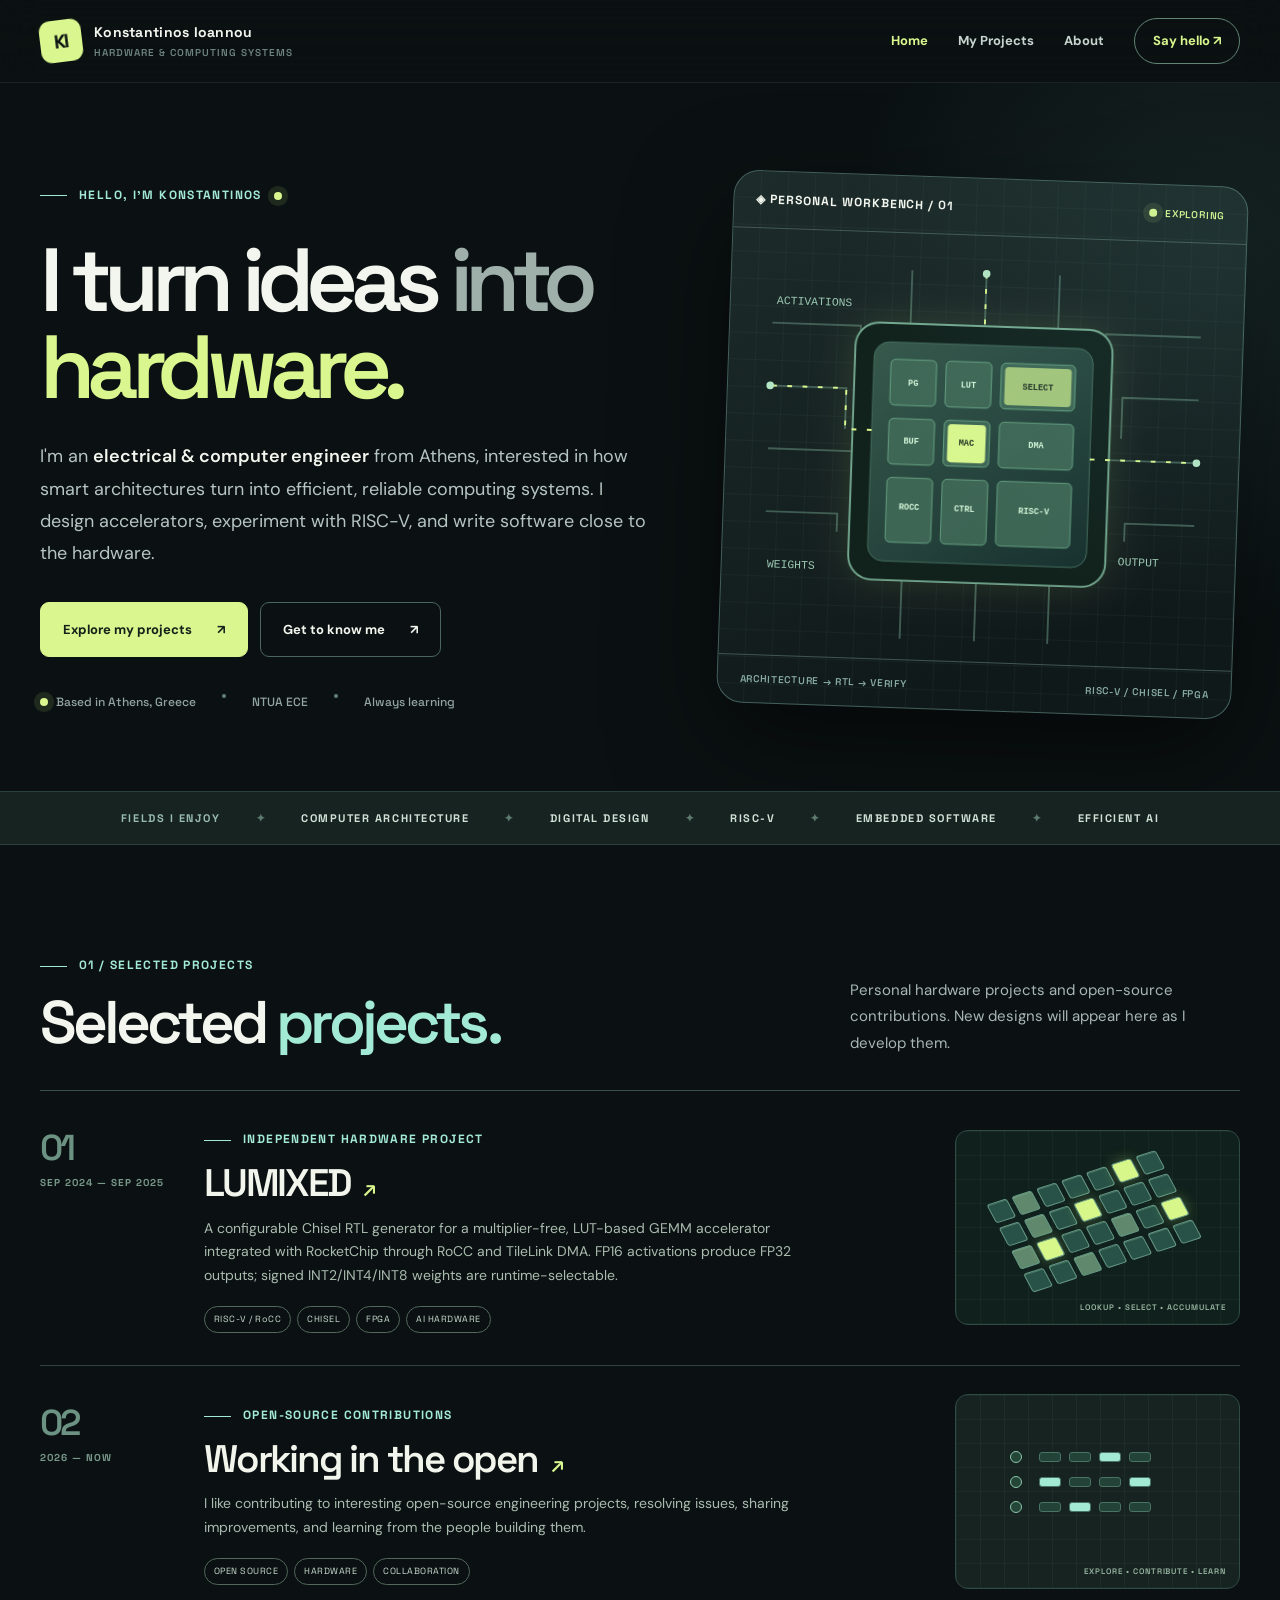
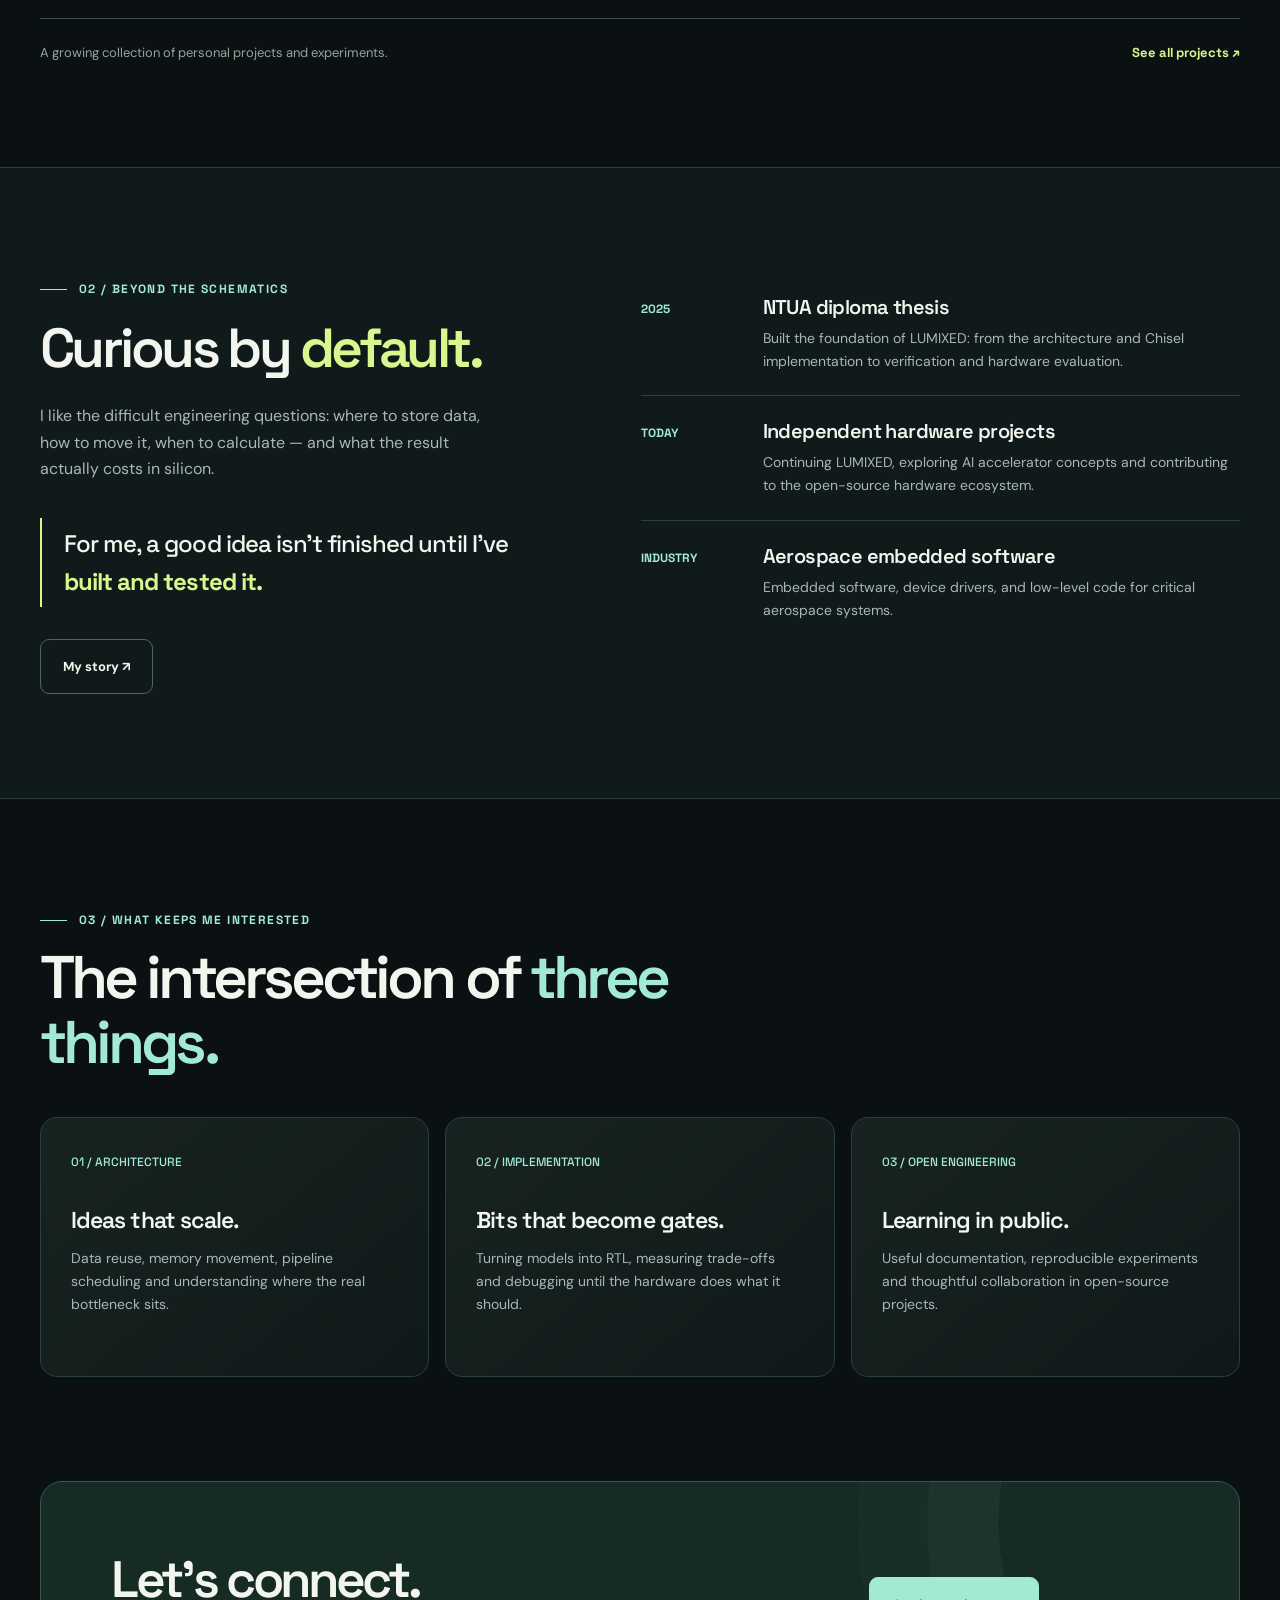
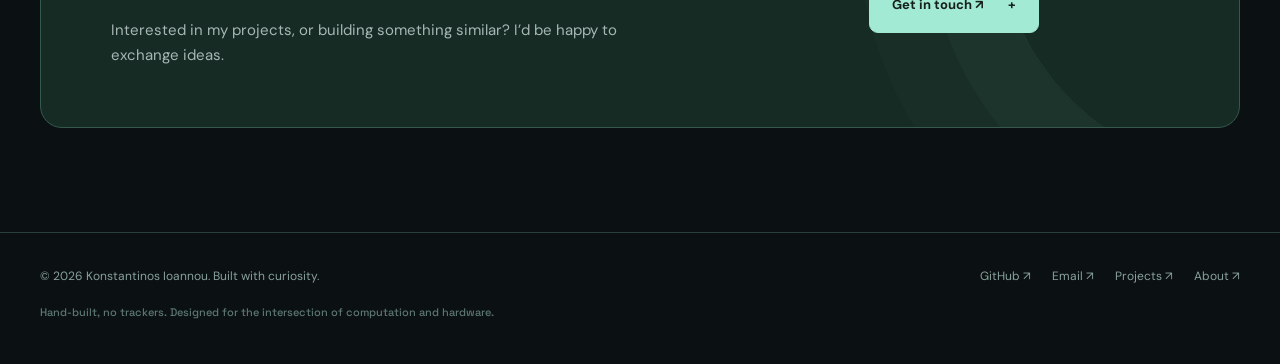
<file: index.html>
<!DOCTYPE html>
<html lang="en"><head><meta charset="utf-8"/><meta content="width=device-width,initial-scale=1" name="viewport"/><meta content="#0b1112" name="theme-color"/><meta content="dark" name="color-scheme"/><meta content="website" property="og:type"/><meta content="Konstantinos Ioannou | Hardware Engineer" property="og:site_name"/><meta content="https://ioannoukon.github.io/favicon.svg" property="og:image"/><link href="favicon.svg" rel="icon" type="image/svg+xml"/><link href="style.css?v=5222772d5a03" rel="stylesheet"/><meta content="Personal portfolio of Konstantinos Ioannou, hardware-minded engineer working on RISC-V, FPGA, AI accelerators and embedded software." name="description"/><title>Konstantinos Ioannou — Hardware, RISC-V &amp; AI Accelerators</title></head><body><a class="skip-link" href="#main-content">Skip to content</a><header class="site-header"><div class="container nav"><a aria-label="Konstantinos Ioannou, homepage" class="brand" href="index.html"><span class="brand-mark">KI</span><span class="brand-copy"><strong>Konstantinos Ioannou</strong><small>Hardware &amp; Computing Systems</small></span></a><button aria-controls="primary-navigation" aria-expanded="false" aria-label="Toggle navigation" class="menu-toggle">☰</button><nav aria-label="Main navigation" class="nav-links" id="primary-navigation"><a href="index.html" aria-current="page">Home</a><a href="projects.html">My Projects</a><a href="about.html">About</a><a class="nav-cta" href="index.html#contact">Say hello ↗</a></nav></div></header><main id="main-content"><section class="hero"><div class="container hero-layout"><div><div class="eyebrow">Hello, I'm Konstantinos <span class="spot"></span></div><h1>I turn ideas <span class="quiet">into</span> <em>hardware.</em></h1><p class="hero-intro">I'm an <strong>electrical &amp; computer engineer</strong> from Athens, interested in how smart architectures turn into efficient, reliable computing systems. I design accelerators, experiment with RISC-V, and write software close to the hardware.</p><div class="actions"><a class="btn btn-lime" href="projects.html">Explore my projects <span>↗</span></a><a class="btn btn-outline" href="about.html">Get to know me <span>↗</span></a></div><div class="hero-facts"><span><i class="spot"></i> Based in Athens, Greece</span><span class="sep"></span><span>NTUA ECE</span><span class="sep"></span><span>Always learning</span></div></div><div aria-label="Illustrative hardware datapath artwork" class="lab-card"><div class="lab-head"><strong>◈ PERSONAL WORKBENCH / 01</strong><span><i class="spot"></i> EXPLORING</span></div><div class="lab-body"><div class="lab-graphic"><svg aria-label="Abstract chip with activation, lookup and accumulation stages" role="img" viewbox="0 0 480 400"><defs><lineargradient id="tile" x1="0" x2="1" y1="0" y2="1"><stop stop-color="#36594c"></stop><stop offset="1" stop-color="#17302e"></stop></lineargradient></defs><g fill="none" opacity=".65" stroke="#587e6f" stroke-width="2"><path d="M15 68H108V113M15 134H95V177M15 200H108V240M15 266H90V285M465 68H365V116M465 134H385V177M465 200H364V240M465 266H392V285"></path><path d="M160 8V65M238 8V65M315 8V65M160 330v65M238 330v65M315 330v65"></path></g><g class="die-glow"><rect fill="#11211c" height="270" rx="25" stroke="#74a990" stroke-width="2" width="270" x="103" y="64"></rect><rect fill="url(#tile)" height="230" rx="16" stroke="#466f5e" width="230" x="123" y="84"></rect><g fill="#416a58" opacity=".9" stroke="#85cfa4" stroke-width=".7"><rect height="48" rx="5" width="48" x="141" y="102"></rect><rect height="48" rx="5" width="48" x="199" y="102"></rect><rect height="48" rx="5" width="78" x="257" y="102"></rect><rect height="48" rx="5" width="48" x="141" y="164"></rect><rect height="48" rx="5" width="48" x="199" y="164"></rect><rect height="48" rx="5" width="78" x="257" y="164"></rect><rect height="68" rx="5" width="48" x="141" y="226"></rect><rect height="68" rx="5" width="48" x="199" y="226"></rect><rect height="68" rx="5" width="78" x="257" y="226"></rect></g><g fill="#d9f78e"><rect height="40" rx="4" width="40" x="203" y="168"></rect><rect height="40" opacity=".67" rx="4" width="70" x="261" y="106"></rect></g><g font-family="monospace" font-size="9" font-weight="bold"><text fill="#d5f7d9" text-anchor="middle" x="165" y="129">PG</text><text fill="#d5f7d9" text-anchor="middle" x="223" y="129">LUT</text><text fill="#213426" text-anchor="middle" x="296" y="129">SELECT</text><text fill="#d5f7d9" text-anchor="middle" x="165" y="190">BUF</text><text fill="#1d3120" text-anchor="middle" x="223" y="190">MAC</text><text fill="#d5f7d9" text-anchor="middle" x="296" y="190">DMA</text><text fill="#d5f7d9" text-anchor="middle" x="165" y="259">ROCC</text><text fill="#d5f7d9" text-anchor="middle" x="223" y="259">CTRL</text><text fill="#d5f7d9" text-anchor="middle" x="296" y="259">RISC-V</text></g></g><g class="pulse-line" fill="none" stroke="#d9f78e" stroke-width="2"><path d="M17 134H95V177H123"></path><path d="M353 200H465"></path><path d="M238 9V64"></path></g><g fill="#b4e5c4"><circle cx="15" cy="134" r="4"></circle><circle cx="465" cy="200" r="4"></circle><circle cx="238" cy="9" r="4"></circle></g><g fill="#9cc8b2" font-family="monospace" font-size="12"><text x="19" y="48">ACTIVATIONS</text><text x="386" y="310">OUTPUT</text><text x="18" y="325">WEIGHTS</text></g></svg></div></div><div class="lab-footer"><span>ARCHITECTURE → RTL → VERIFY</span><span>RISC-V / CHISEL / FPGA</span></div></div></div></section><div class="ticker"><span>FIELDS I ENJOY</span><i>✦</i><b>Computer architecture</b><i>✦</i><b>Digital design</b><i>✦</i><b>RISC-V</b><i>✦</i><b>Embedded software</b><i>✦</i><b>Efficient AI</b></div><section class="section" id="projects"><div class="container"><div class="section-top fade"><div><div class="eyebrow">01 / Selected projects</div><h2 class="section-heading">Selected <em>projects.</em></h2></div><p class="section-lead">Personal hardware projects and open-source contributions. New designs will appear here as I develop them.</p></div><div aria-label="Selected personal projects and contributions" class="work-list"><a class="work-row fade" href="lumixed.html">
<div class="work-meta"><span class="work-number">01</span><span class="work-date">SEP 2024 — SEP 2025</span></div>
<div class="work-main"><div class="eyebrow">Independent hardware project</div><h3>LUMIXED <span class="work-inline-arrow">↗</span></h3>
<p>A configurable Chisel RTL generator for a multiplier-free, LUT-based GEMM accelerator integrated with RocketChip through RoCC and TileLink DMA. FP16 activations produce FP32 outputs; signed INT2/INT4/INT8 weights are runtime-selectable.</p>
<div class="tags"><span class="tag">RISC-V / RoCC</span><span class="tag">CHISEL</span><span class="tag">FPGA</span><span class="tag">AI HARDWARE</span></div></div>
<div aria-hidden="true" class="work-thumb thumb-lumixed"><div class="tile-field"><span class=""></span><span class="mid"></span><span class=""></span><span class=""></span><span class=""></span><span class="hot"></span><span class=""></span><span class=""></span><span class="mid"></span><span class=""></span><span class="hot"></span><span class=""></span><span class=""></span><span class=""></span><span class="mid"></span><span class="hot"></span><span class=""></span><span class=""></span><span class="mid"></span><span class=""></span><span class="hot"></span><span class=""></span><span class=""></span><span class="mid"></span><span class=""></span><span class=""></span><span class=""></span><span class=""></span></div><span class="thumb-caption">LOOKUP • SELECT • ACCUMULATE</span></div>
</a><a class="work-row fade" href="https://github.com/pulls?q=is%3Apr+author%3AIoannouKon" rel="noopener noreferrer" target="_blank">
<div class="work-meta"><span class="work-number">02</span><span class="work-date">2026 — NOW</span></div>
<div class="work-main"><div class="eyebrow">Open-source contributions</div><h3>Working in the open <span class="work-inline-arrow">↗</span></h3>
<p>I like contributing to interesting open-source engineering projects, resolving issues, sharing improvements, and learning from the people building them.</p>
<div class="tags"><span class="tag">OPEN SOURCE</span><span class="tag">HARDWARE</span><span class="tag">COLLABORATION</span></div></div>
<div aria-hidden="true" class="work-thumb thumb-opensource"><div class="contrib-art"><div><i></i><b></b><b></b><b class="filled"></b><b></b></div><div><i></i><b class="filled"></b><b></b><b></b><b class="filled"></b></div><div><i></i><b></b><b class="filled"></b><b></b><b></b></div></div><span class="thumb-caption">EXPLORE • CONTRIBUTE • LEARN</span></div>
</a></div><div class="work-footer"><span>A growing collection of personal projects and experiments.</span><a href="projects.html">See all projects <span aria-hidden="true">↗</span></a></div></div></section><section class="section note-section"><div class="container note-grid"><div class="note-left fade"><div class="eyebrow">02 / Beyond the schematics</div><h2>Curious by <em>default.</em></h2><p>I like the difficult engineering questions: where to store data, how to move it, when to calculate — and what the result actually costs in silicon.</p><div class="personal-note">For me, a good idea isn't finished until I've <strong>built and tested it.</strong></div><div class="actions"><a class="btn btn-outline" href="about.html">My story ↗</a></div></div><div class="journey fade"><div class="journey-item"><span class="journey-year">2025</span><div><h3>NTUA diploma thesis</h3><p>Built the foundation of LUMIXED: from the architecture and Chisel implementation to verification and hardware evaluation.</p></div></div><div class="journey-item"><span class="journey-year">TODAY</span><div><h3>Independent hardware projects</h3><p>Continuing LUMIXED, exploring AI accelerator concepts and contributing to the open-source hardware ecosystem.</p></div></div><div class="journey-item"><span class="journey-year">INDUSTRY</span><div><h3>Aerospace embedded software</h3><p>Embedded software, device drivers, and low-level code for critical aerospace systems.</p></div></div></div></div></section><section class="section"><div class="container"><div class="section-top fade"><div><div class="eyebrow">03 / What keeps me interested</div><h2 class="section-heading">The intersection of <em>three things.</em></h2></div></div><div class="interests"><article class="interest fade"><span class="interest-n">01 / ARCHITECTURE</span><h3>Ideas that scale.</h3><p>Data reuse, memory movement, pipeline scheduling and understanding where the real bottleneck sits.</p></article><article class="interest fade"><span class="interest-n">02 / IMPLEMENTATION</span><h3>Bits that become gates.</h3><p>Turning models into RTL, measuring trade-offs and debugging until the hardware does what it should.</p></article><article class="interest fade"><span class="interest-n">03 / OPEN ENGINEERING</span><h3>Learning in public.</h3><p>Useful documentation, reproducible experiments and thoughtful collaboration in open-source projects.</p></article></div></div></section><section class="container contact-banner fade" id="contact"><div><h2>Let's connect.</h2><p>Interested in my projects, or building something similar? I&rsquo;d be happy to exchange ideas.</p></div><details class="contact-options"><summary class="btn btn-contact">Get in touch ↗</summary><div class="contact-methods"><a class="contact-method" href="https://mail.google.com/mail/?view=cm&amp;fs=1&amp;to=ioannou.kosti%40gmail.com&amp;su=Engineering%20conversation" target="_blank" rel="noopener noreferrer">Open Gmail ↗</a><a class="contact-method" href="mailto:ioannou.kosti@gmail.com?subject=Engineering%20conversation">Use email app ↗</a><span class="contact-address">ioannou.kosti@gmail.com</span><button class="contact-copy" type="button" data-copy-email>Copy email address</button><p class="contact-status" role="status" aria-live="polite" data-copy-status></p></div></details></section></main><footer class="footer"><div class="container"><div class="footer-line"><div>© <span data-current-year="">2026</span> Konstantinos Ioannou. Built with curiosity.</div><div class="footer-links"><a href="https://github.com/IoannouKon" rel="noopener noreferrer" target="_blank">GitHub ↗</a><a href="index.html#contact">Email ↗</a><a href="projects.html">Projects ↗</a><a href="about.html">About ↗</a></div></div><div class="footer-bottom">Hand-built, no trackers. Designed for the intersection of computation and hardware.</div></div></footer><script defer="" src="script.js?v=03049f7d6a38"></script></body></html>
</file>
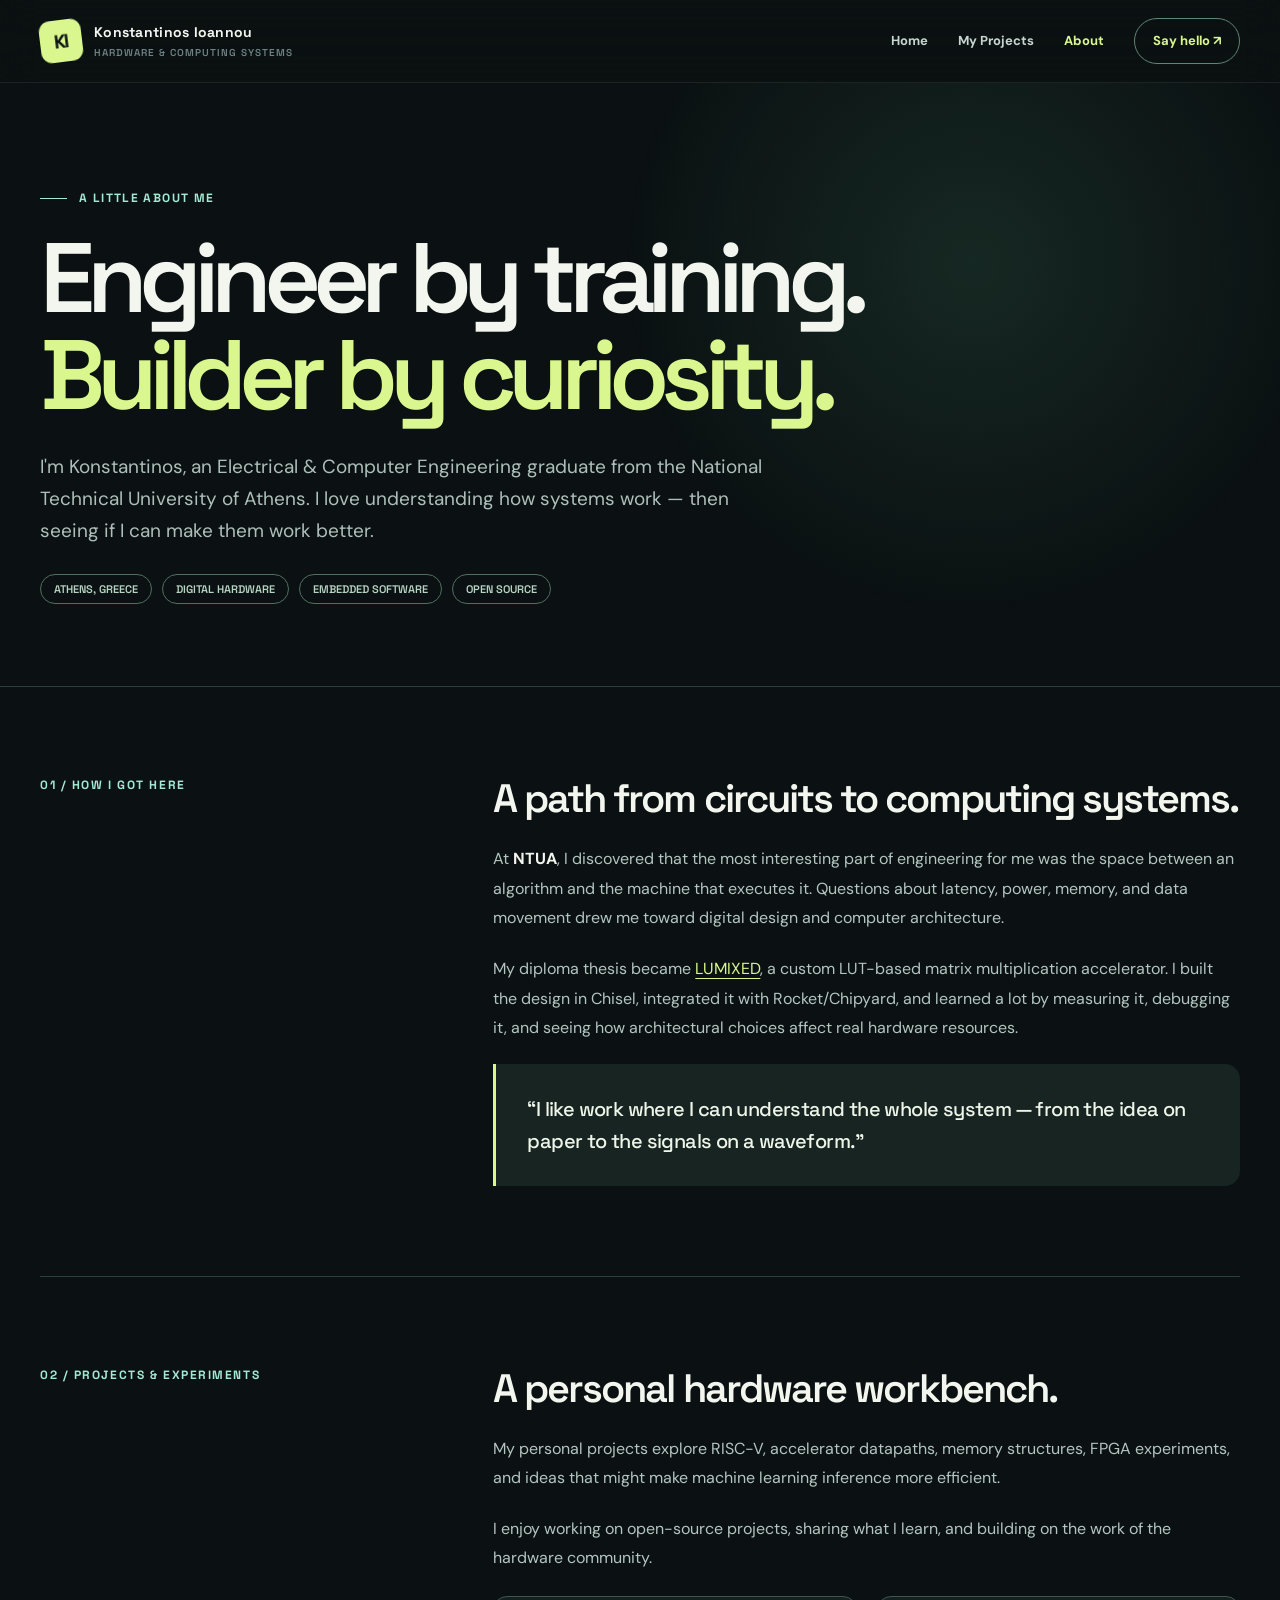
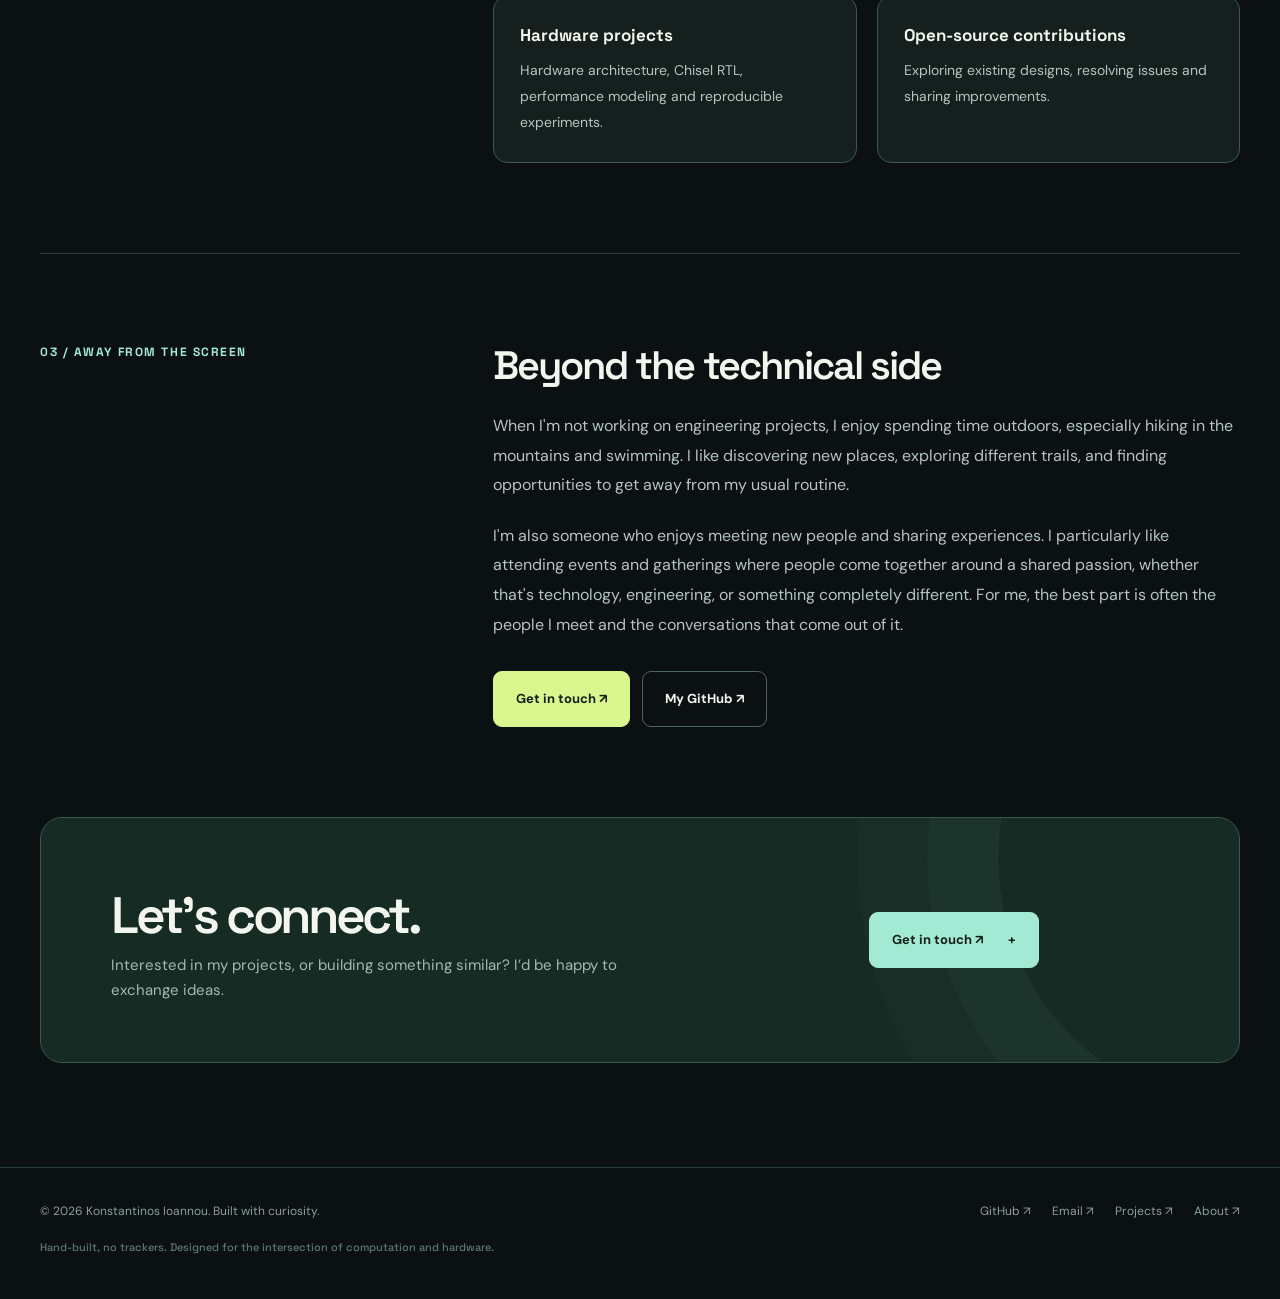
<file: about.html>
<!doctype html><html lang="en"><head><meta charset="utf-8"><meta name="viewport" content="width=device-width,initial-scale=1"><meta name="theme-color" content="#0b1112"><meta name="color-scheme" content="dark"><meta property="og:type" content="website"><meta property="og:site_name" content="Konstantinos Ioannou | Hardware Engineer"><meta property="og:image" content="https://ioannoukon.github.io/favicon.svg"><link rel="icon" type="image/svg+xml" href="favicon.svg"><link rel="stylesheet" href="style.css?v=5222772d5a03"><meta name="description" content="About Konstantinos Ioannou — engineering background, NTUA, personal hardware projects and open-source interests."><title>About — Konstantinos Ioannou</title></head><body><a class="skip-link" href="#main-content">Skip to content</a><header class="site-header"><div class="container nav"><a class="brand" href="index.html" aria-label="Konstantinos Ioannou, homepage"><span class="brand-mark">KI</span><span class="brand-copy"><strong>Konstantinos Ioannou</strong><small>Hardware & Computing Systems</small></span></a><button class="menu-toggle" aria-label="Toggle navigation" aria-controls="primary-navigation" aria-expanded="false">☰</button><nav class="nav-links" id="primary-navigation" aria-label="Main navigation"><a href="index.html">Home</a><a href="projects.html">My Projects</a><a href="about.html" aria-current="page">About</a><a href="index.html#contact" class="nav-cta">Say hello ↗</a></nav></div></header><main id="main-content"><section class="page-hero"><div class="container"><div class="eyebrow">A little about me</div><h1>Engineer by training.<br><em>Builder by curiosity.</em></h1><p>I'm Konstantinos, an Electrical & Computer Engineering graduate from the National Technical University of Athens. I love understanding how systems work — then seeing if I can make them work better.</p><div class="page-meta"><span>ATHENS, GREECE</span><span>DIGITAL HARDWARE</span><span>EMBEDDED SOFTWARE</span><span>OPEN SOURCE</span></div></div></section><section class="container content-grid"><div class="side-label">01 / How I got here</div><div class="reading"><h2>A path from circuits to computing systems.</h2><p>At <strong>NTUA</strong>, I discovered that the most interesting part of engineering for me was the space between an algorithm and the machine that executes it. Questions about latency, power, memory, and data movement drew me toward digital design and computer architecture.</p><p>My diploma thesis became <a href="lumixed.html">LUMIXED</a>, a custom LUT-based matrix multiplication accelerator. I built the design in Chisel, integrated it with Rocket/Chipyard, and learned a lot by measuring it, debugging it, and seeing how architectural choices affect real hardware resources.</p><div class="quote-card">“I like work where I can understand the whole system — from the idea on paper to the signals on a waveform.”</div></div></section><div class="container divider"></div><section id="projects" class="container content-grid"><div class="side-label">02 / Projects &amp; experiments</div><div class="reading"><h2>A personal hardware workbench.</h2><p>My personal projects explore RISC-V, accelerator datapaths, memory structures, FPGA experiments, and ideas that might make machine learning inference more efficient.</p><p>I enjoy working on open-source projects, sharing what I learn, and building on the work of the hardware community.</p><div class="human-grid"><div class="human-box"><strong>Hardware projects</strong><p>Hardware architecture, Chisel RTL, performance modeling and reproducible experiments.</p></div><div class="human-box"><strong>Open-source contributions</strong><p>Exploring existing designs, resolving issues and sharing improvements.</p></div></div></div></section><div class="container divider"></div><section class="container content-grid"><div class="side-label">03 / Away from the screen</div><div class="reading"><h2>Beyond the technical side</h2><p>When I'm not working on engineering projects, I enjoy spending time outdoors, especially hiking in the mountains and swimming. I like discovering new places, exploring different trails, and finding opportunities to get away from my usual routine.</p><p>I'm also someone who enjoys meeting new people and sharing experiences. I particularly like attending events and gatherings where people come together around a shared passion, whether that's technology, engineering, or something completely different. For me, the best part is often the people I meet and the conversations that come out of it.</p><div class="actions"><a class="btn btn-lime" href="index.html#contact">Get in touch ↗</a><a class="btn btn-outline" href="https://github.com/IoannouKon" target="_blank" rel="noopener noreferrer">My GitHub ↗</a></div></div></section><section id="contact" class="container contact-banner fade"><div><h2>Let's connect.</h2><p>Interested in my projects, or building something similar? I&rsquo;d be happy to exchange ideas.</p></div><details class="contact-options"><summary class="btn btn-contact">Get in touch ↗</summary><div class="contact-methods"><a class="contact-method" href="https://mail.google.com/mail/?view=cm&amp;fs=1&amp;to=ioannou.kosti%40gmail.com&amp;su=Engineering%20conversation" target="_blank" rel="noopener noreferrer">Open Gmail ↗</a><a class="contact-method" href="mailto:ioannou.kosti@gmail.com?subject=Engineering%20conversation">Use email app ↗</a><span class="contact-address">ioannou.kosti@gmail.com</span><button class="contact-copy" type="button" data-copy-email>Copy email address</button><p class="contact-status" role="status" aria-live="polite" data-copy-status></p></div></details></section></main><footer class="footer"><div class="container"><div class="footer-line"><div>© <span data-current-year>2026</span> Konstantinos Ioannou. Built with curiosity.</div><div class="footer-links"><a href="https://github.com/IoannouKon" target="_blank" rel="noopener noreferrer">GitHub ↗</a><a href="index.html#contact">Email ↗</a><a href="projects.html">Projects ↗</a><a href="about.html">About ↗</a></div></div><div class="footer-bottom">Hand-built, no trackers. Designed for the intersection of computation and hardware.</div></div></footer><script src="script.js?v=03049f7d6a38" defer></script></body></html>
</file>
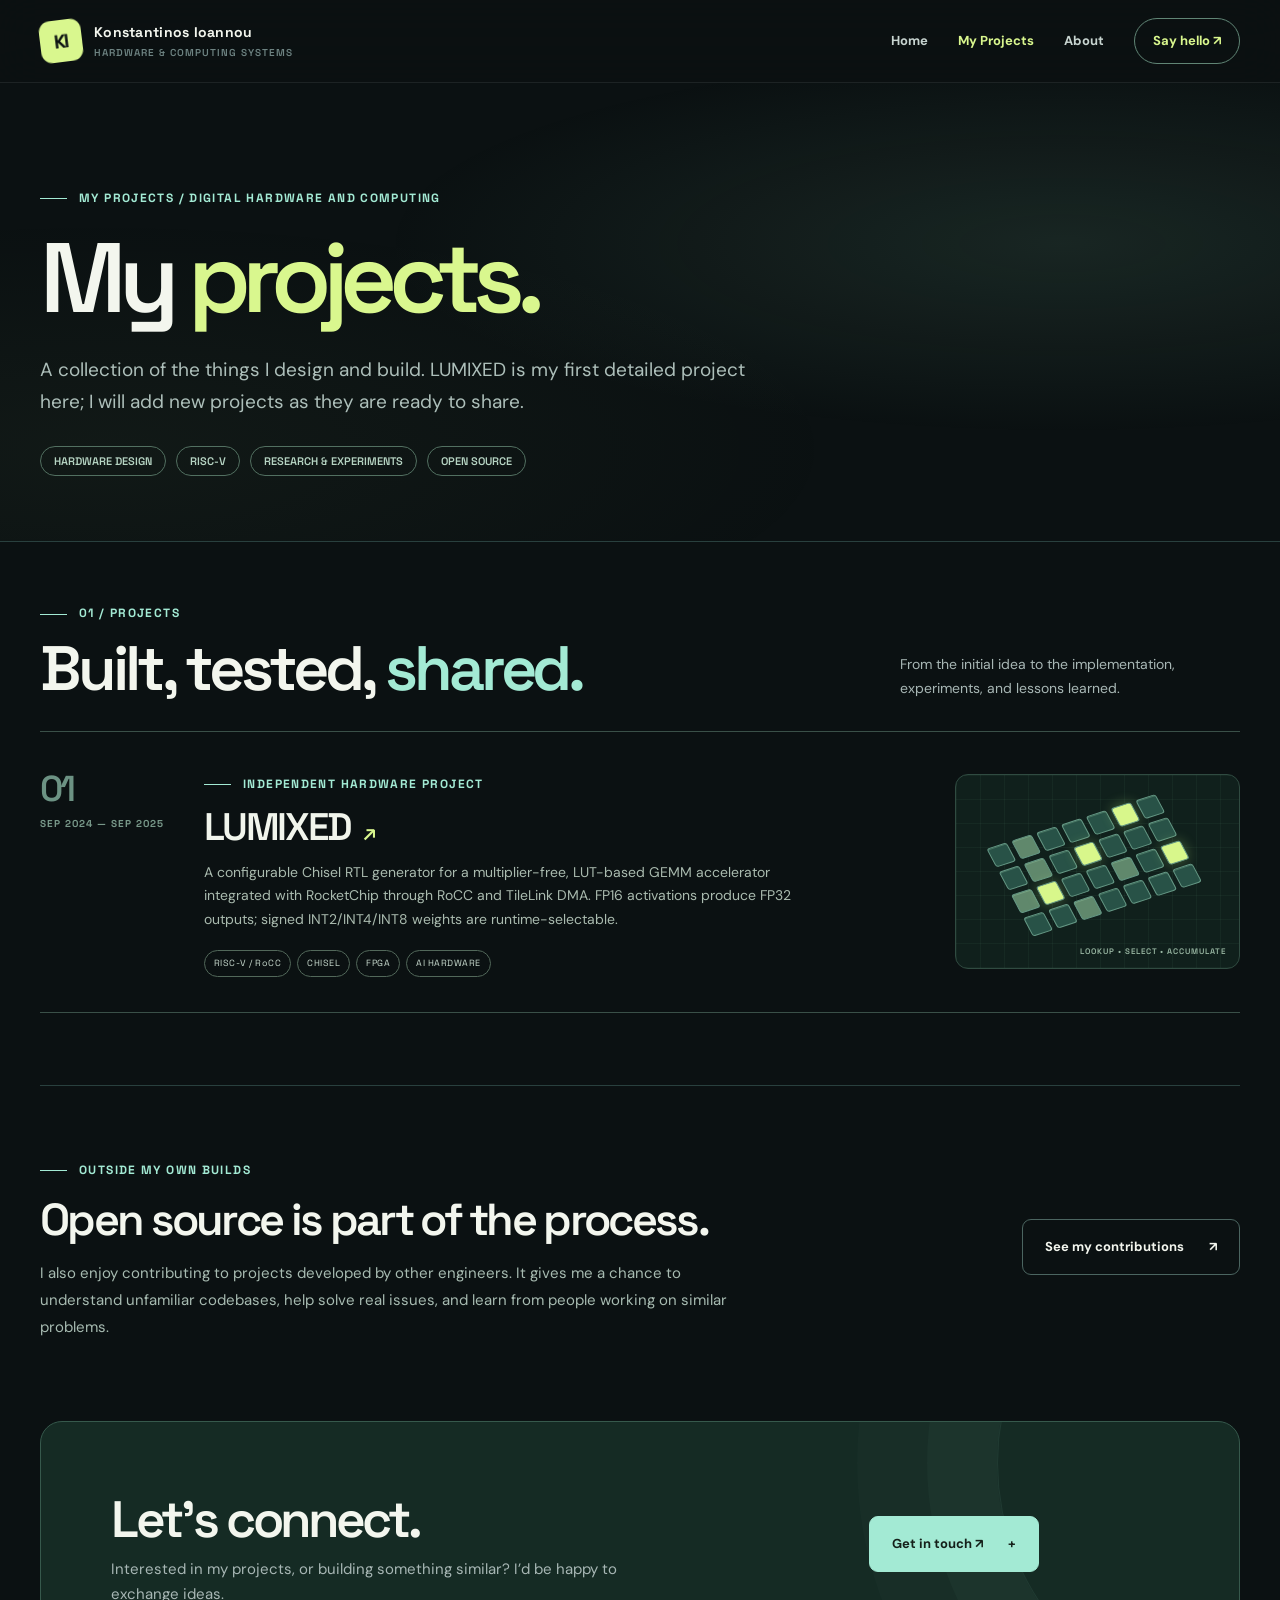
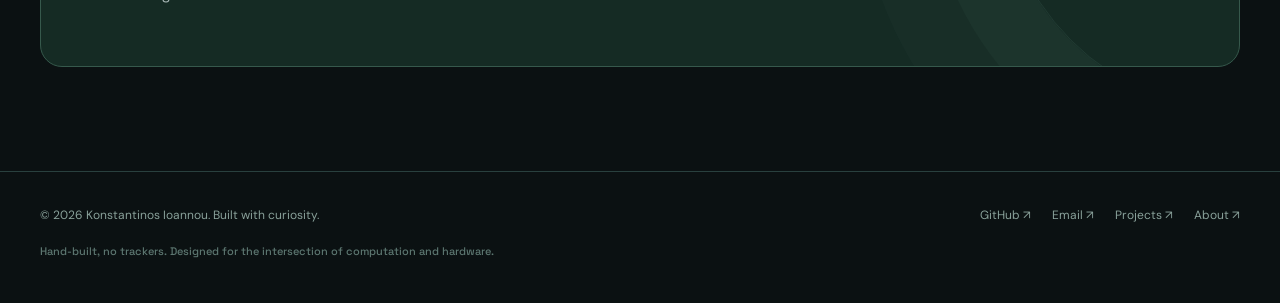
<file: projects.html>
<!DOCTYPE html>
<html lang="en"><head><meta charset="utf-8"/><meta content="width=device-width,initial-scale=1" name="viewport"/><meta content="#0b1112" name="theme-color"/><meta content="dark" name="color-scheme"/><meta content="website" property="og:type"/><meta content="Konstantinos Ioannou | Hardware Engineer" property="og:site_name"/><meta content="https://ioannoukon.github.io/favicon.svg" property="og:image"/><link href="favicon.svg" rel="icon" type="image/svg+xml"/><link href="style.css?v=5222772d5a03" rel="stylesheet"/><meta content="Independent hardware projects and experiments by Konstantinos Ioannou, including LUMIXED, a Chisel RISC-V RoCC matrix-multiplication accelerator." name="description"/><title>My Projects — Konstantinos Ioannou</title></head><body><a class="skip-link" href="#main-content">Skip to content</a><header class="site-header"><div class="container nav"><a aria-label="Konstantinos Ioannou, homepage" class="brand" href="index.html"><span class="brand-mark">KI</span><span class="brand-copy"><strong>Konstantinos Ioannou</strong><small>Hardware &amp; Computing Systems</small></span></a><button aria-controls="primary-navigation" aria-expanded="false" aria-label="Toggle navigation" class="menu-toggle">☰</button><nav aria-label="Main navigation" class="nav-links" id="primary-navigation"><a href="index.html">Home</a><a href="projects.html" aria-current="page">My Projects</a><a href="about.html">About</a><a class="nav-cta" href="index.html#contact">Say hello ↗</a></nav></div></header>
<main id="main-content">
<section class="page-hero projects-hero">
<div class="container projects-intro">
<div class="eyebrow">My projects / Digital hardware and computing</div>
<h1>My <em>projects.</em></h1>
<p>A collection of the things I design and build. LUMIXED is my first detailed project here; I will add new projects as they are ready to share.</p>
<div class="page-meta"><span>HARDWARE DESIGN</span><span>RISC-V</span><span>RESEARCH &amp; EXPERIMENTS</span><span>OPEN SOURCE</span></div>
</div>
</section>
<section aria-labelledby="collection-title" class="container projects-collection">
<div class="collection-heading"><div><span class="eyebrow">01 / Projects</span><h2 id="collection-title">Built, tested, <em>shared.</em></h2></div><p>From the initial idea to the implementation, experiments, and lessons learned.</p></div>
<div aria-label="Personal hardware projects" class="work-list work-list-projects"><a class="work-row fade" href="lumixed.html">
<div class="work-meta"><span class="work-number">01</span><span class="work-date">SEP 2024 — SEP 2025</span></div>
<div class="work-main"><div class="eyebrow">Independent hardware project</div><h3>LUMIXED <span class="work-inline-arrow">↗</span></h3>
<p>A configurable Chisel RTL generator for a multiplier-free, LUT-based GEMM accelerator integrated with RocketChip through RoCC and TileLink DMA. FP16 activations produce FP32 outputs; signed INT2/INT4/INT8 weights are runtime-selectable.</p>
<div class="tags"><span class="tag">RISC-V / RoCC</span><span class="tag">CHISEL</span><span class="tag">FPGA</span><span class="tag">AI HARDWARE</span></div></div>
<div aria-hidden="true" class="work-thumb thumb-lumixed"><div class="tile-field"><span class=""></span><span class="mid"></span><span class=""></span><span class=""></span><span class=""></span><span class="hot"></span><span class=""></span><span class=""></span><span class="mid"></span><span class=""></span><span class="hot"></span><span class=""></span><span class=""></span><span class=""></span><span class="mid"></span><span class="hot"></span><span class=""></span><span class=""></span><span class="mid"></span><span class=""></span><span class="hot"></span><span class=""></span><span class=""></span><span class="mid"></span><span class=""></span><span class=""></span><span class=""></span><span class=""></span></div><span class="thumb-caption">LOOKUP • SELECT • ACCUMULATE</span></div>
</a></div>
</section>
<section class="container projects-extra fade"><div><div class="eyebrow">Outside my own builds</div><h2>Open source is part of the process.</h2><p>I also enjoy contributing to projects developed by other engineers. It gives me a chance to understand unfamiliar codebases, help solve real issues, and learn from people working on similar problems.</p></div><a class="btn btn-outline" href="https://github.com/pulls?q=is%3Apr+author%3AIoannouKon" rel="noopener noreferrer" target="_blank">See my contributions <span>↗</span></a></section>
<section class="container contact-banner fade"><div><h2>Let's connect.</h2><p>Interested in my projects, or building something similar? I&rsquo;d be happy to exchange ideas.</p></div><details class="contact-options"><summary class="btn btn-contact">Get in touch ↗</summary><div class="contact-methods"><a class="contact-method" href="https://mail.google.com/mail/?view=cm&amp;fs=1&amp;to=ioannou.kosti%40gmail.com&amp;su=Engineering%20conversation" target="_blank" rel="noopener noreferrer">Open Gmail ↗</a><a class="contact-method" href="mailto:ioannou.kosti@gmail.com?subject=Engineering%20conversation">Use email app ↗</a><span class="contact-address">ioannou.kosti@gmail.com</span><button class="contact-copy" type="button" data-copy-email>Copy email address</button><p class="contact-status" role="status" aria-live="polite" data-copy-status></p></div></details></section>
</main>
<footer class="footer"><div class="container"><div class="footer-line"><div>© <span data-current-year="">2026</span> Konstantinos Ioannou. Built with curiosity.</div><div class="footer-links"><a href="https://github.com/IoannouKon" rel="noopener noreferrer" target="_blank">GitHub ↗</a><a href="index.html#contact">Email ↗</a><a href="projects.html">Projects ↗</a><a href="about.html">About ↗</a></div></div><div class="footer-bottom">Hand-built, no trackers. Designed for the intersection of computation and hardware.</div></div></footer><script defer="" src="script.js?v=03049f7d6a38"></script></body></html>
</file>
<file: style.css>
@import url('https://fonts.googleapis.com/css2?family=DM+Sans:wght@400;500;600;700&family=Space+Grotesk:wght@400;500;600;700&display=swap');
:root{--bg:#0b1112;--bg2:#10191a;--panel:#152123;--panel2:#192728;--ink:#f3f6ee;--muted:#a8b7b5;--subtle:#6e8382;--line:#29403e;--mint:#a3ead4;--lime:#d9f78e;--amber:#e7bd89;--max:1220px;--r:18px}
*{box-sizing:border-box}html{scroll-behavior:smooth}body{margin:0;background:var(--bg);color:var(--ink);font:400 16px/1.65 'DM Sans', Arial, sans-serif,system-ui,-apple-system,BlinkMacSystemFont,'Segoe UI',sans-serif;-webkit-font-smoothing:antialiased;overflow-x:hidden}body::before{content:"";position:fixed;inset:0;z-index:-1;pointer-events:none;opacity:.18;background-image:radial-gradient(#769a8b 0.7px,transparent .7px);background-size:18px 18px;mask-image:linear-gradient(to bottom,black,transparent 83%)}h1,h2,h3,h4,p{margin:0}a{color:inherit;text-decoration:none}button{font:inherit}button,a{ -webkit-tap-highlight-color:transparent}img,svg{max-width:100%}::selection{background:var(--lime);color:#0b1112}.container{width:min(var(--max),calc(100% - 80px));margin-inline:auto}.skip-link{position:absolute;left:12px;top:-70px;z-index:100;padding:10px 16px;background:var(--lime);color:#111}.skip-link:focus{top:8px}
.site-header{position:sticky;z-index:90;top:0;background:#0b1112e8;backdrop-filter:blur(22px);border-bottom:1px solid #ffffff14}.nav{min-height:82px;display:flex;justify-content:space-between;align-items:center;gap:28px}.brand{display:flex;align-items:center;gap:12px;min-width:0}.brand-mark{display:grid;place-items:center;font:700 19px 'Space Grotesk', Arial, sans-serif;letter-spacing:-.1em;width:42px;height:42px;color:#0b1112;background:var(--lime);border-radius:11px;transform:rotate(-7deg);flex:none}.brand-copy{line-height:1.2;white-space:nowrap}.brand-copy strong{display:block;font:700 14px 'Space Grotesk', Arial, sans-serif;letter-spacing:.02em}.brand-copy small{display:block;color:var(--subtle);font:600 10px/1.5 'Space Grotesk', Arial, sans-serif;letter-spacing:.1em;text-transform:uppercase;margin-top:4px}.nav-links{display:flex;align-items:center;gap:30px}.nav-links>a:not(.nav-cta){font-size:13px;font-weight:700;color:#c7d4d0;transition:color .2s}.nav-links>a:not(.nav-cta):hover,.nav-links>a[aria-current=page]{color:var(--lime)}.nav-cta{padding:11px 18px;border:1px solid #608575;border-radius:50px;color:var(--lime);font-size:13px;font-weight:700;transition:.25s}.nav-cta:hover{background:var(--lime);color:#121b19}.menu-toggle{display:none;align-items:center;justify-content:center;color:var(--ink);border:1px solid var(--line);background:transparent;width:44px;height:44px;border-radius:12px;cursor:pointer;font-size:23px}
.eyebrow,.kicker,.mono,.detail-label,.number,.tag,.micro{font-family:'Space Grotesk', Arial, sans-serif,monospace}.eyebrow{display:inline-flex;align-items:center;gap:12px;font-size:12px;font-weight:700;letter-spacing:.115em;text-transform:uppercase;color:var(--mint)}.eyebrow::before{content:"";width:27px;height:1px;background:var(--mint)}.spot{width:8px;height:8px;display:inline-block;border-radius:100%;background:var(--lime);box-shadow:0 0 0 6px #d9f78e1a}.hero{position:relative;overflow:hidden;padding:95px 0 80px;border-bottom:1px solid var(--line)}.hero::after{content:"";position:absolute;width:820px;height:820px;right:-350px;top:-240px;background:radial-gradient(circle,#6cbab21b,transparent 65%);pointer-events:none}.hero-layout{display:grid;grid-template-columns:1.1fr .9fr;align-items:center;gap:55px}.hero h1{font:600 clamp(58px,7vw,112px)/.98 'Space Grotesk', Arial, sans-serif,sans-serif;letter-spacing:-.085em;margin:31px 0 28px;max-width:850px}.hero h1 em{color:var(--lime);font-style:normal;white-space:nowrap}.hero h1 .quiet{color:#9fb0ab}.hero-intro{color:#b6c5c1;font-size:18px;max-width:610px;line-height:1.8}.hero-intro strong{color:var(--ink);font-weight:600}.actions{display:flex;flex-wrap:wrap;gap:12px;margin-top:32px}.btn{display:inline-flex;align-items:center;justify-content:center;gap:25px;font-weight:700;font-size:13px;border-radius:9px;padding:16px 22px;transition:transform .2s,background .2s,border-color .2s;cursor:pointer;min-height:52px}.btn:hover{transform:translateY(-2px)}.btn-lime{color:#15201a;background:var(--lime);border:1px solid var(--lime)}.btn-lime:hover{background:#eafaad}.btn-outline{border:1px solid #4b6560;color:var(--ink);background:transparent}.btn-outline:hover{border-color:var(--lime)}.hero-facts{display:flex;gap:26px;flex-wrap:wrap;margin-top:37px;color:#93a5a1;font:500 12px 'Space Grotesk', Arial, sans-serif}.hero-facts span{display:inline-flex;align-items:center;gap:8px}.hero-facts .sep{width:4px;height:4px;background:#678079;border-radius:50%;padding:0}
.lab-card{position:relative;border:1px solid #44605a;background:linear-gradient(155deg,#1d2c2b 0%,#10191a 80%);border-radius:26px;box-shadow:0 38px 100px #0008;overflow:hidden;transform:rotate(2deg)}.lab-card::before{content:"";position:absolute;inset:0;background:linear-gradient(transparent 97%,#a3ead40a 98%),linear-gradient(90deg,transparent 97%,#a3ead40a 98%);background-size:27px 27px;pointer-events:none}.lab-head{display:flex;justify-content:space-between;align-items:center;gap:10px;padding:20px 22px;border-bottom:1px solid #425954}.lab-head strong{font:700 12px 'Space Grotesk', Arial, sans-serif;letter-spacing:.08em}.lab-head span{display:flex;align-items:center;gap:8px;color:var(--lime);font:600 10px 'Space Grotesk', Arial, sans-serif;letter-spacing:.08em}.lab-body{padding:26px 28px 12px}.lab-graphic{position:relative;width:100%;aspect-ratio:1.18;display:grid;place-items:center}.lab-graphic svg{width:100%;height:100%;overflow:visible}.lab-footer{display:flex;justify-content:space-between;border-top:1px solid #405653;padding:17px 22px;color:#87aaa2;font:600 10px 'Space Grotesk', Arial, sans-serif;letter-spacing:.07em}.pulse-line{stroke-dasharray:5 11;animation:moveLine 14s linear infinite}@keyframes moveLine{to{stroke-dashoffset:-220}}.die-glow{filter:drop-shadow(0 0 22px #d9f78e22)}
.ticker{display:flex;flex-wrap:wrap;justify-content:center;align-items:center;gap:35px;padding:19px 25px;background:#162321;border-bottom:1px solid var(--line);font:700 11px 'Space Grotesk', Arial, sans-serif;text-transform:uppercase;letter-spacing:.14em;color:#99bab0}.ticker b{color:#d1e1d6;font-size:11px}.ticker i{color:#5d7a6e;font-style:normal}
.section{padding:104px 0}.section-top{display:flex;justify-content:space-between;gap:35px;align-items:end;margin-bottom:42px}.section-heading{font:600 clamp(39px,4.7vw,65px)/1.08 'Space Grotesk', Arial, sans-serif;letter-spacing:-.065em;margin-top:15px;max-width:740px}.section-heading em{font-style:normal;color:var(--mint)}.section-lead{max-width:390px;color:var(--muted);font-size:15px;line-height:1.75}.projects{display:grid;grid-template-columns:1.18fr .82fr;gap:18px}.project{position:relative;display:flex;flex-direction:column;min-height:345px;background:#14201f;border:1px solid #334742;border-radius:20px;overflow:hidden;transition:border-color .25s,transform .25s}.project:hover{transform:translateY(-4px);border-color:#94b6a2}.project-feature{grid-row:span 2;min-height:702px;background:#192726}.project-top{padding:29px 31px;display:flex;align-items:center;justify-content:space-between;gap:10px}.project-count{font:700 11px 'Space Grotesk', Arial, sans-serif;color:#9eb5a8;letter-spacing:.12em}.project-arrow{height:40px;width:40px;border:1px solid #678174;border-radius:50%;display:grid;place-items:center;font-size:18px;color:var(--lime)}.project-content{padding:0 31px 30px;position:relative;z-index:2}.project-content h3{font:600 clamp(31px,3vw,45px)/1.06 'Space Grotesk', Arial, sans-serif;letter-spacing:-.055em;margin:9px 0 12px}.project-content p{font-size:14px;line-height:1.75;color:#acbfb5;max-width:520px}.tags{display:flex;flex-wrap:wrap;gap:7px;margin-top:23px}.tag{font-size:10px;letter-spacing:.055em;color:#c9dbcf;padding:6px 10px;border:1px solid #52685a;border-radius:50px}.project-stage{display:flex;flex:1;align-items:center;justify-content:center;min-height:310px;position:relative;overflow:hidden;background:radial-gradient(circle at 50% 60%,#3a625238,transparent 58%)}.project-stage::before{content:"";position:absolute;inset:0;background-image:linear-gradient(#a3ead41a 1px,transparent 1px),linear-gradient(90deg,#a3ead41a 1px,transparent 1px);background-size:42px 42px;mask-image:linear-gradient(to top,#000,transparent 95%)}.matrix{display:grid;grid-template-columns:repeat(7,1fr);gap:7px;transform:perspective(700px) rotateX(52deg) rotateZ(-33deg);margin:0 0 20px 30px;filter:drop-shadow(15px 25px 20px #0008)}.matrix b{height:44px;width:44px;border:1px solid #79d7b65e;background:#31544b;box-shadow:inset 0 1px 0 #a5eec85e;border-radius:5px}.matrix b:nth-child(3n){background:#658e61}.matrix b:nth-child(11n){background:var(--lime);box-shadow:0 0 32px #d9f78e66}.matrix-code{position:absolute;right:28px;bottom:19px;color:#b8ddc8;font:500 10px 'Space Grotesk', Arial, sans-serif;letter-spacing:.07em}.project-mini{justify-content:space-between;background:#16221f}.project-mini:nth-child(3){background:#182320}.mini-line{height:1px;background:linear-gradient(90deg,transparent,#709784 15%,transparent);margin:8px 31px 13px}.mini-art{margin:4px 31px 30px;border-radius:12px;border:1px solid #4f715a;background:#1b3029;padding:16px;display:flex;gap:8px;align-items:center;justify-content:center;min-height:70px;color:var(--mint);font:600 12px 'Space Grotesk', Arial, sans-serif;letter-spacing:.07em}.mini-art span{flex:1;height:2px;background:#6daa90}.mini-art.slate{background:#1c2d34;border-color:#3f6370;color:#a9d5df}
.note-section{border-top:1px solid var(--line);border-bottom:1px solid var(--line);background:#101a1a}.note-grid{display:grid;grid-template-columns:.9fr 1.1fr;gap:110px;align-items:start}.note-left h2{font:600 clamp(38px,4.3vw,60px)/1.1 'Space Grotesk', Arial, sans-serif;letter-spacing:-.065em;margin:18px 0 25px}.note-left h2 em{font-style:normal;color:var(--lime)}.note-left p{color:var(--muted);max-width:440px}.personal-note{border-left:2px solid var(--lime);padding:7px 0 7px 22px;font:500 24px/1.55 'Space Grotesk', Arial, sans-serif;letter-spacing:-.04em;margin-top:36px}.personal-note strong{color:var(--lime)}.journey{display:grid;gap:0}.journey-item{display:grid;grid-template-columns:98px 1fr;gap:24px;padding:22px 0;border-bottom:1px solid var(--line)}.journey-year{font:700 12px 'Space Grotesk', Arial, sans-serif;color:var(--mint);padding-top:7px}.journey-item h3{font:600 20px 'Space Grotesk', Arial, sans-serif;letter-spacing:-.03em;margin-bottom:7px}.journey-item p{color:var(--muted);font-size:14px}.journey-item:last-child{border-bottom:0}
.interests{display:grid;grid-template-columns:repeat(3,1fr);gap:16px}.interest{border:1px solid var(--line);padding:30px;background:linear-gradient(140deg,#172321,#0f1919);border-radius:17px;min-height:260px}.interest-n{font:500 12px 'Space Grotesk', Arial, sans-serif;color:var(--mint)}.interest h3{font:600 23px 'Space Grotesk', Arial, sans-serif;letter-spacing:-.04em;margin:30px 0 12px}.interest p{color:var(--muted);font-size:14px}.contact-banner{margin-bottom:104px;padding:60px 70px;background:#152b24;border:1px solid #36594c;border-radius:22px;color:var(--ink);display:grid;grid-template-columns:1fr auto;align-items:center;gap:20px;position:relative;overflow:hidden}.contact-banner::after{content:"";position:absolute;width:500px;height:500px;right:-260px;top:-210px;border:1px solid #a3ead414;border-radius:50%;box-shadow:0 0 0 70px #a3ead407,0 0 0 140px #a3ead404}.contact-banner h2{font:600 clamp(34px,4vw,56px)/1.08 'Space Grotesk', Arial, sans-serif;letter-spacing:-.065em;margin:10px 0}.contact-banner p{color:var(--muted);max-width:560px;font-size:15px}.btn-contact{background:var(--mint);color:#15201a;z-index:1;border:1px solid var(--mint)}.btn-contact:hover{background:#c0f3e3;border-color:#c0f3e3}
.footer{padding:34px 0 45px;border-top:1px solid var(--line)}.footer-line{display:flex;justify-content:space-between;align-items:center;gap:18px;flex-wrap:wrap;color:#89a19a;font-size:12px}.footer-links{display:flex;flex-wrap:wrap;gap:21px}.footer-links a:hover{color:var(--lime)}.footer-bottom{margin-top:18px;color:#5c7670;font:500 11px 'Space Grotesk', Arial, sans-serif}
.page-hero{padding:98px 0 82px;border-bottom:1px solid var(--line);background:radial-gradient(circle at 76% 30%,#488e7130,transparent 33%)}.page-hero h1{font:600 clamp(52px,7.7vw,105px)/.98 'Space Grotesk', Arial, sans-serif;letter-spacing:-.085em;max-width:1000px;margin:22px 0 27px}.page-hero h1 em{font-style:normal;color:var(--lime)}.page-hero p{max-width:730px;color:#adbfba;font-size:19px;line-height:1.7}.page-meta{display:flex;gap:10px;flex-wrap:wrap;margin-top:27px}.page-meta span{border:1px solid #527061;border-radius:100px;padding:7px 13px;color:#b6d4c3;font:600 11px 'Space Grotesk', Arial, sans-serif}.content-grid{display:grid;grid-template-columns:.5fr 1fr;gap:80px;padding:90px 0}.side-label{color:var(--mint);font:700 12px 'Space Grotesk', Arial, sans-serif;letter-spacing:.13em;text-transform:uppercase}.reading{max-width:850px}.reading h2{font:600 clamp(29px,3.1vw,44px)/1.13 'Space Grotesk', Arial, sans-serif;letter-spacing:-.05em;margin:0 0 22px}.reading h3{font:600 22px 'Space Grotesk', Arial, sans-serif;letter-spacing:-.035em;margin:22px 0 11px}.reading p{color:#b3c5c1;margin-bottom:21px;font-size:16px;line-height:1.85}.reading p strong{color:var(--ink)}.reading a:not(.btn){color:var(--lime);text-decoration:underline;text-underline-offset:4px}.divider{height:1px;background:var(--line)}.quote-card{padding:29px 31px;border-left:3px solid var(--lime);background:#172421;border-radius:0 15px 15px 0;color:#eef5e9;font:500 20px/1.6 'Space Grotesk', Arial, sans-serif;letter-spacing:-.03em}.human-grid{display:grid;grid-template-columns:1fr 1fr;gap:20px;margin-top:23px}.human-box{border:1px solid #3d5750;border-radius:14px;padding:26px;background:#15201e}.human-box strong{font:700 17px 'Space Grotesk', Arial, sans-serif}.human-box p{font-size:14px;margin:9px 0 0}
.project-intro-grid{display:grid;grid-template-columns:1.1fr .9fr;gap:36px;padding:80px 0}.project-intro-grid .reading p{max-width:720px}.stats{display:grid;grid-template-columns:repeat(2,1fr);gap:13px}.stat{border:1px solid #496255;background:#1c2a27;padding:25px;border-radius:15px}.stat strong{display:block;font:600 clamp(31px,4.7vw,51px)/1.1 'Space Grotesk', Arial, sans-serif;letter-spacing:-.065em;color:var(--lime)}.stat span{font:500 11px 'Space Grotesk', Arial, sans-serif;letter-spacing:.05em;color:#b7ccc0;display:block;margin-top:13px}.stat-note{color:#839c90;font-size:12px;margin-top:13px;line-height:1.65}.arch-section{padding:85px 0;border-top:1px solid var(--line);background:#101a19}.section-mini-head{display:flex;flex-wrap:wrap;gap:28px;justify-content:space-between;align-items:end;margin-bottom:28px}.section-mini-head h2{font:600 clamp(33px,4vw,53px) 'Space Grotesk', Arial, sans-serif;letter-spacing:-.06em}.section-mini-head p{max-width:450px;font-size:14px;color:var(--muted)}.arch-steps{display:grid;grid-template-columns:repeat(4,1fr);gap:13px;margin-top:25px}.arch-step{appearance:none;text-align:left;color:inherit;border:1px solid #3c5d53;min-height:175px;padding:21px;background:#152420;border-radius:13px;cursor:pointer;transition:background .2s,border-color .2s}.arch-step:hover:not([aria-pressed=true]){background:#1a2b25;border-color:#638576;transform:translateY(-2px)}.arch-step[aria-pressed=true]{background:#263c2f;border-color:var(--lime);box-shadow:inset 0 0 0 1px var(--lime)}.arch-step:focus-visible{outline:2px solid var(--mint);outline-offset:3px}.arch-step .n{font:600 11px 'Space Grotesk', Arial, sans-serif;color:var(--lime)}.arch-step strong{display:block;margin:21px 0 8px;font:600 17px 'Space Grotesk', Arial, sans-serif;letter-spacing:-.035em}.arch-step small{color:#9ab3a7;font-size:12px}.arch-detail{margin-top:15px;min-height:104px;border:1px solid #405f54;border-radius:13px;padding:20px 24px;background:#1c2b25;display:flex;gap:24px;align-items:center}.arch-detail strong{color:var(--lime);font:700 15px 'Space Grotesk', Arial, sans-serif;min-width:195px}.arch-detail p{color:#bed0c6;font-size:14px}.schematics{display:grid;grid-template-columns:repeat(3,1fr);gap:18px;margin-top:29px}.schematic-card{border:1px solid #496158;border-radius:13px;background:#e8ece8;overflow:hidden}.schematic-card img{display:block;width:100%;aspect-ratio:1.2;object-fit:contain;padding:17px;background:#fff}.schematic-caption{background:#1a2722;padding:15px 18px;display:flex;justify-content:space-between;gap:8px;align-items:center;font:600 12px 'Space Grotesk', Arial, sans-serif}.schematic-caption span{color:#89aa99}.schematic-card a:hover{text-decoration:underline}.roadmap{display:grid;grid-template-columns:repeat(3,1fr);gap:15px}.roadmap-item{padding:26px;border:1px solid #3e564d;border-radius:14px;background:#152320}.roadmap-item .smallstatus{font:600 10px 'Space Grotesk', Arial, sans-serif;letter-spacing:.1em;text-transform:uppercase;color:var(--lime)}.roadmap-item h3{font:600 19px 'Space Grotesk', Arial, sans-serif;letter-spacing:-.04em;margin:13px 0}.roadmap-item p{font-size:13px;line-height:1.8;color:#adc2b6}.smallstatus.planned{color:#f6c8a0}.noteworthy{font:500 12px/1.7 'Space Grotesk', Arial, sans-serif;color:#96aa9e;margin-top:22px}
@media(min-width:900px){.fade{opacity:1;transform:none}.fade.visible{opacity:1;transform:none}}
@media(max-width:1100px){.hero-layout{gap:20px;grid-template-columns:1fr .85fr}.hero h1{font-size:clamp(57px,7vw,85px)}.lab-body{padding:15px}.section{padding:85px 0}.note-grid{gap:50px}}
@media(max-width:800px){.container{width:min(100% - 38px,650px)}.nav{min-height:70px}.menu-toggle{display:flex}.nav-links{display:none;position:absolute;left:0;right:0;top:69px;background:#111b1a;padding:20px;flex-direction:column;align-items:stretch;gap:0;border-bottom:1px solid var(--line)}.nav-links.open{display:flex}.nav-links>a{padding:13px 10px}.nav-links .nav-cta{text-align:center;margin-top:8px}.brand-copy strong{font-size:12px}.brand-copy small{font-size:9px}.hero{padding:72px 0 60px}.hero-layout{grid-template-columns:1fr}.hero h1{font-size:clamp(55px,11vw,84px)}.hero h1 em{white-space:normal}.lab-card{transform:none;max-width:510px;margin-top:33px}.hero-intro{font-size:16px}.hero-facts{gap:13px}.section-top{display:block}.section-lead{margin-top:15px}.projects{grid-template-columns:1fr}.project-feature{grid-row:auto;min-height:650px}.project-mini{min-height:315px}.note-grid{grid-template-columns:1fr;gap:35px}.section-heading{font-size:clamp(37px,8vw,56px)}.interests{grid-template-columns:1fr}.interest{min-height:195px}.interest h3{margin-top:18px}.contact-banner{margin-bottom:70px;padding:35px 28px;grid-template-columns:1fr}.contact-banner .btn{justify-self:start}.page-hero{padding:70px 0}.page-hero h1{font-size:clamp(55px,9vw,90px)}.page-hero p{font-size:16px}.content-grid{grid-template-columns:1fr;gap:22px;padding:65px 0}.project-intro-grid{grid-template-columns:1fr;gap:20px;padding:60px 0}.arch-steps,.roadmap{grid-template-columns:repeat(2,1fr)}.schematics{grid-template-columns:1fr}.schematic-card img{aspect-ratio:auto;max-height:390px}.arch-detail{display:block}.arch-detail strong{display:block;margin-bottom:9px}}
@media(max-width:520px){.hero h1{font-size:clamp(52px,11.5vw,70px)}.hero-facts .sep{display:none}.lab-head{padding:14px}.lab-body{padding:10px}.matrix b{height:33px;width:33px}.section{padding:67px 0}.project-feature{min-height:600px}.project-stage{min-height:265px}.project-top{padding:23px}.project-content{padding:0 23px 23px}.project-content h3{font-size:33px}.mini-art{margin-inline:23px}.journey-item{grid-template-columns:63px 1fr;gap:11px}.personal-note{font-size:20px}.human-grid{grid-template-columns:1fr}.stats{grid-template-columns:1fr 1fr}.stat{padding:18px}.stat strong{font-size:29px}.stat span{font-size:10px}.arch-steps,.roadmap{grid-template-columns:1fr}.arch-step{min-height:125px}.arch-step strong{margin-top:10px}.contact-banner h2{font-size:38px}.footer-line{display:block}.footer-links{margin-top:15px}}
@media(prefers-reduced-motion:reduce){html{scroll-behavior:auto}.fade,.pulse-line{animation:none;transition:none}.project,.btn{transition:none}}

/* v0.7: a scalable projects landing page, not a single-project navigation item */
.projects-browse{display:flex;justify-content:space-between;align-items:center;gap:22px;border-top:1px solid var(--line);margin-top:29px;padding-top:26px;color:var(--muted);font-size:14px}
.projects-hero{padding-bottom:95px;background:radial-gradient(ellipse at 83% 35%,#6da88c24,transparent 45%),radial-gradient(ellipse at 8% 80%,#b7e18f0a,transparent 45%)}
.projects-intro{position:relative}.projects-intro h1{max-width:1050px}.projects-intro p{max-width:720px}
.projects-collection{padding-top:85px;padding-bottom:80px}.collection-heading{display:flex;justify-content:space-between;gap:32px;align-items:end;margin-bottom:34px}.collection-heading h2{font:600 clamp(37px,4.9vw,68px)/1.02 'Space Grotesk', Arial, sans-serif;letter-spacing:-.065em;margin:13px 0 0}.collection-heading h2 em{font-style:normal;color:var(--mint)}.collection-heading p{max-width:340px;color:var(--muted);font-size:14px;line-height:1.7}
.collection-grid{display:grid;grid-template-columns:1.18fr .82fr;gap:20px}.collection-card{min-height:680px;border:1px solid #3a5148;border-radius:21px;background:#172522;overflow:hidden;display:flex;flex-direction:column;position:relative;transition:transform .25s,border-color .25s}.collection-primary:hover{transform:translateY(-4px);border-color:var(--lime)}.collection-card-top{display:flex;align-items:center;justify-content:space-between;padding:28px 30px 0;font:700 11px 'Space Grotesk', Arial, sans-serif;letter-spacing:.1em;color:#a3baae}.collection-arrow,.collection-orbit{display:grid;place-items:center;border:1px solid #6d907e;border-radius:50%;color:var(--lime);height:40px;width:40px;font-size:17px}.collection-visual{height:315px;display:grid;place-items:center;position:relative;background:radial-gradient(circle at 50% 75%,#3c775e22,transparent 48%);overflow:hidden}.collection-visual:before{content:'';position:absolute;inset:10px 28px;opacity:.16;background-image:linear-gradient(#7fb098 1px,transparent 1px),linear-gradient(90deg,#7fb098 1px,transparent 1px);background-size:32px 32px;mask-image:linear-gradient(to bottom,transparent,#000 18%,#000 75%,transparent)}.collection-visual-grid{z-index:1;display:grid;grid-template-columns:repeat(6,34px);grid-template-rows:repeat(4,34px);gap:7px;transform:rotate(-28deg) skew(15deg,6deg);filter:drop-shadow(8px 22px 14px #0005)}.collection-visual-grid span{background:#31564b;border:1px solid #61917a;border-radius:4px}.collection-visual-grid .cv-on{background:#699d80}.collection-visual-grid .cv-bright{background:#dcf98f;box-shadow:0 0 16px #ceff9c55}.visual-caption{position:absolute;right:29px;bottom:20px;color:#86a997;font:600 10px 'Space Grotesk', Arial, sans-serif;letter-spacing:.09em}.collection-card-content{padding:20px 31px 34px;position:relative;z-index:1}.collection-card-content h3{font:600 clamp(37px,4.1vw,61px)/1.04 'Space Grotesk', Arial, sans-serif;letter-spacing:-.07em;margin:14px 0}.collection-card-content p{font-size:14px;line-height:1.8;color:#b2c7bb;max-width:600px}.collection-text-link{display:inline-flex;gap:12px;align-items:center;margin-top:28px;font:700 12px 'Space Grotesk', Arial, sans-serif;color:var(--lime);letter-spacing:.03em}
.collection-future{background:linear-gradient(155deg,#1c2c28,#15201e 70%);border-style:dashed;border-color:#496359}.collection-future .collection-card-content{margin-top:auto}.future-symbol{flex:1;min-height:275px;display:grid;place-items:center;position:relative;overflow:hidden}.future-chip{width:136px;height:136px;border:1px solid #678c74;border-radius:18px;transform:rotate(-12deg);background:repeating-linear-gradient(0deg,transparent,transparent 23px,#5c8e7022 24px),repeating-linear-gradient(90deg,transparent,transparent 23px,#5c8e7022 24px),#24382e;display:grid;place-items:center;grid-template-columns:repeat(2,22px);grid-template-rows:repeat(2,22px);gap:12px;opacity:.75}.future-chip span{border:1px solid #789e7f;border-radius:3px;background:#446650}.future-ring{position:absolute;width:260px;height:260px;border:1px dashed #76917a45;border-radius:50%}.future-ring.second{width:355px;height:355px;border-color:#76917a2d}.future-note{display:block;color:#739488;font:600 10px/1.6 'Space Grotesk', Arial, sans-serif;letter-spacing:.08em;text-transform:uppercase;margin-top:28px}
.projects-extra{border-top:1px solid var(--line);padding-top:67px;padding-bottom:80px;display:flex;align-items:center;justify-content:space-between;gap:45px}.projects-extra h2{font:600 clamp(30px,3.5vw,48px)/1.1 'Space Grotesk', Arial, sans-serif;letter-spacing:-.06em;margin:15px 0}.projects-extra p{font-size:15px;line-height:1.8;max-width:720px;color:#a7bbb1}.projects-extra .btn{flex-shrink:0}
.project-back{display:inline-block;font:600 13px 'Space Grotesk', Arial, sans-serif;color:var(--mint);margin-bottom:28px}.project-back:hover{text-decoration:underline;text-underline-offset:5px}
@media(max-width:800px){.collection-grid{grid-template-columns:1fr}.collection-card{min-height:500px}.collection-visual{height:260px}.collection-future{min-height:480px}.future-symbol{min-height:220px}.collection-heading{display:block}.collection-heading p{margin-top:15px}.projects-browse,.projects-extra{flex-direction:column;align-items:flex-start}.projects-collection{padding:55px 0}.projects-extra{padding-top:50px;padding-bottom:60px}}
@media(max-width:520px){.collection-card-top{padding:22px 22px 0}.collection-card-content{padding:15px 23px 27px}.collection-visual-grid{grid-template-columns:repeat(6,28px);grid-template-rows:repeat(4,28px)}.collection-card-content h3{font-size:39px}.projects-hero{padding-bottom:66px}.future-note{font-size:9px}}


/* v0.8 — straightforward vertical project list. More work simply stacks below. */
#projects .section-top{margin-bottom:34px}
.work-list{border-top:1px solid #3a5048;border-bottom:1px solid #3a5048}
.work-row{display:grid;grid-template-columns:126px minmax(0,1fr) 285px;gap:38px;align-items:center;min-height:252px;padding:24px 0;border-bottom:1px solid #31443c;transition:background-color .22s,padding .22s;position:relative}
.work-row:last-child{border-bottom:none}
.work-row:hover{background:#1827226e;padding-left:18px;padding-right:18px}
.work-row:focus-visible{outline:2px solid var(--lime);outline-offset:-2px}
.work-meta{align-self:start;padding-top:16px;display:flex;flex-direction:column;gap:10px}
.work-number{font:600 36px/.95 'Space Grotesk',Arial,sans-serif;letter-spacing:-.075em;color:#6c9283}
.work-date{font:700 10px/1.5 'Space Grotesk',Arial,sans-serif;letter-spacing:.1em;color:#789889;white-space:nowrap}
.work-main{min-width:0;align-self:center;padding:8px 0}
.work-main .eyebrow{margin-bottom:12px}
.work-main h3{font:600 clamp(26px,3vw,40px)/1.1 'Space Grotesk',Arial,sans-serif;letter-spacing:-.058em;color:#f1f5ec;margin:0 0 12px;display:flex;gap:13px;align-items:baseline}
.work-inline-arrow{font-size:22px;color:var(--lime);font-weight:500;transition:transform .2s;display:inline-block}
.work-row:hover .work-inline-arrow{transform:translate(3px,-3px)}
.work-main p{font-size:14px;line-height:1.7;color:#aabbaf;max-width:620px}
.work-main .tags{margin-top:18px;gap:6px}
.work-main .tag{font-size:9px;white-space:nowrap;padding:5px 9px}
.work-thumb{height:195px;border:1px solid #304b41;background:#10201c;border-radius:13px;overflow:hidden;position:relative;display:flex;align-items:center;justify-content:center;isolation:isolate}
.work-thumb::before{content:"";position:absolute;inset:0;background-image:linear-gradient(#6a9c8121 1px,transparent 1px),linear-gradient(90deg,#6a9c8121 1px,transparent 1px);background-size:24px 24px;opacity:.6;z-index:-1}
.thumb-caption{position:absolute;bottom:12px;right:13px;color:#99b7a3;font:600 8px 'Space Grotesk',Arial,sans-serif;letter-spacing:.12em}
.tile-field{display:grid;grid-template-columns:repeat(7,21px);gap:5px;transform:rotate(-23deg) skew(5deg,5deg) translateY(-7px)}
.tile-field span{height:21px;border:1px solid #649784;border-radius:3px;background:#285247;box-shadow:inset 0 1px #b5edbf3b}
.tile-field span.mid{background:#60886c}
.tile-field span.hot{background:#d8f78b;box-shadow:0 0 13px #c5fc854f}
.thumb-opensource{background:#172321}
.contrib-art{display:flex;flex-direction:column;gap:13px;width:175px;transform:translateY(-10px)}
.contrib-art>div{display:flex;align-items:center;gap:8px}
.contrib-art i{width:12px;height:12px;border:1px solid #8bc5a9;background:#244638;border-radius:50%;margin-right:9px}
.contrib-art b{height:10px;width:22px;border:1px solid #497363;background:#234338;border-radius:3px}
.contrib-art b.filled{background:#a3ead4}
.work-footer{display:flex;justify-content:space-between;gap:18px;align-items:center;margin-top:23px;color:#8da89a;font-size:13px}
.work-footer a{font:700 13px 'Space Grotesk',Arial,sans-serif;color:var(--lime)}
.work-footer a:hover{text-decoration:underline;text-underline-offset:4px}
/* The project directory uses real entries only, no invented future project card. */
.projects-hero{padding-bottom:65px}
.projects-collection{padding-top:55px;padding-bottom:72px}
.projects-collection .collection-heading{margin-bottom:30px}
.work-list-projects .work-row{min-height:280px}
@media(max-width:1050px){.work-row{grid-template-columns:72px minmax(0,1fr) 240px;gap:22px}.work-thumb{height:180px}.work-number{font-size:30px}.work-date{font-size:9px}}
@media(max-width:800px){.work-row{grid-template-columns:58px minmax(0,1fr);gap:20px;padding:23px 0;min-height:0}.work-thumb{display:none}.work-meta{padding-top:12px}.work-main h3{font-size:clamp(25px,5.5vw,36px)}.work-main p{font-size:14px}.work-footer{align-items:flex-start;flex-direction:column}.work-list-projects .work-row{min-height:0}}
@media(max-width:480px){.work-row{grid-template-columns:38px minmax(0,1fr);gap:15px;padding:22px 0}.work-number{font-size:24px}.work-date{font-size:8px;white-space:normal;max-width:38px}.work-main .eyebrow{font-size:10px}.work-main h3{font-size:26px}.work-main p{font-size:13.5px}.work-main .tag{font-size:8px;padding:4px 7px}.work-main .tags{margin-top:13px}}
@media(prefers-reduced-motion:reduce){.work-row,.work-inline-arrow{transition:none}}

/* Contact options work even without a configured email app. */
.contact-banner::after{pointer-events:none}
.contact-options{position:relative;z-index:1;width:300px;max-width:100%;align-self:center}
.contact-options summary{list-style:none}
.contact-options summary::-webkit-details-marker{display:none}
.contact-options summary::after{content:"+";margin-left:auto}
.contact-options[open] summary::after{content:"−"}
.contact-methods{display:flex;flex-direction:column;align-items:stretch;gap:10px;padding-top:16px}
.contact-method,.contact-copy{display:block;padding:10px 14px;border:1px solid #608575;border-radius:8px;background:transparent;color:var(--ink);text-align:center;font:600 13px 'DM Sans',Arial,sans-serif;cursor:pointer}
.contact-method:hover,.contact-copy:hover{background:#a3ead414}
.contact-address{font-size:14px;text-align:center;overflow-wrap:anywhere;user-select:all}
.contact-banner .contact-status{font-size:13px;line-height:1.5;text-align:center}
@media(max-width:800px){.contact-options{width:100%;max-width:360px}}

/* Current LUMIXED evidence and next-step layout. */
.project-evidence{display:inline-block;margin-top:18px;font-size:12px;color:var(--mint);text-decoration:underline;text-underline-offset:4px}
.roadmap-next{grid-template-columns:repeat(2,minmax(0,1fr))}
.project-intro-grid .stat strong{font-size:clamp(22px,2.5vw,36px);overflow-wrap:anywhere}
@media(max-width:520px){.roadmap-next{grid-template-columns:1fr}}

/* Routed accelerator footprint comparison. */
.footprint-section{border-top:1px solid var(--line)}
.footprint-table-wrap{overflow-x:auto}
.footprint-table{width:100%;border-collapse:collapse;font-size:14px;font-variant-numeric:tabular-nums}
.footprint-table caption{text-align:left;color:var(--muted);font-size:12px;padding-bottom:16px}
.footprint-table th,.footprint-table td{text-align:right;padding:18px 15px;border-bottom:1px solid var(--line);white-space:nowrap}
.footprint-table th:first-child{text-align:left}
.footprint-table thead th{color:var(--muted);font-size:12px;font-weight:500}
.footprint-table tbody th{font-weight:600}
.footprint-table tbody th span{display:block;font-size:11px;color:var(--muted);font-weight:400;margin-top:4px}
.footprint-highlight{background:#a3ead40a;color:var(--mint)}
.footprint-sources{margin-top:22px;font-size:13px;color:var(--muted)}
.footprint-sources summary{cursor:pointer;color:var(--mint)}
.footprint-sources p{margin-top:14px;max-width:900px}
.footprint-sources .actions{gap:24px;margin-top:0}
@media(max-width:800px){.footprint-table{font-size:12px}.footprint-table th,.footprint-table td{padding:14px 10px}}

/* Selectable footprint chart; its values come from the table below. */
.footprint-chart{margin:0 0 40px;padding:28px;border:1px solid var(--line);border-radius:16px;background:#101d19}
.footprint-chart[hidden]{display:none}
.footprint-chart-toolbar{display:flex;align-items:center;justify-content:space-between;gap:24px;margin-bottom:32px}
.footprint-chart [data-footprint-title]{font:600 clamp(22px,3vw,30px)/1.2 'Space Grotesk',Arial,sans-serif;letter-spacing:-.04em}
.footprint-chart-toolbar label{display:flex;align-items:center;gap:12px;color:var(--muted);font-size:12px}
.footprint-chart select{font:500 13px 'DM Sans',Arial,sans-serif;background:#172b23;color:var(--ink);border:1px solid #608575;border-radius:8px;padding:11px 32px 11px 13px;max-width:100%;cursor:pointer}
.footprint-chart select:focus-visible{outline:2px solid var(--mint);outline-offset:3px}
.footprint-bars{display:flex;flex-direction:column;gap:26px}
.footprint-bar-row{display:grid;grid-template-columns:155px minmax(0,1fr) 100px;gap:20px;align-items:center}
.footprint-bar-label{font:600 14px 'Space Grotesk',Arial,sans-serif}
.footprint-bar-track{height:32px;background:#a3ead408;border-radius:4px;overflow:hidden}
.footprint-bar-fill{height:100%;width:0;background:#6b8d7e;border-radius:4px;transition:width .45s ease}
.is-lumixed .footprint-bar-fill{background:var(--mint)}
.is-lumixed .footprint-bar-label,.is-lumixed .footprint-bar-value{color:var(--mint)}
.footprint-bar-value{text-align:right;font-size:14px;font-variant-numeric:tabular-nums;white-space:nowrap}
.footprint-chart-axis{display:flex;justify-content:space-between;margin:12px 120px 0 175px;color:var(--muted);font-size:11px;font-variant-numeric:tabular-nums}
.footprint-chart-note{margin-top:22px;color:var(--muted);font-size:12px}
.footprint-chart-status{position:absolute;width:1px;height:1px;padding:0;margin:-1px;overflow:hidden;clip-path:inset(50%);white-space:nowrap;border:0}
@media(max-width:650px){.footprint-chart{padding:20px}.footprint-chart-toolbar{align-items:flex-start;flex-direction:column;gap:16px}.footprint-chart-toolbar label{width:100%;justify-content:space-between}.footprint-chart select{font-size:16px;min-width:0}.footprint-bar-row{grid-template-columns:minmax(0,1fr) auto;gap:8px}.footprint-bar-track{grid-column:1/-1;grid-row:2;height:26px}.footprint-bar-value{grid-column:2;grid-row:1}.footprint-chart-axis{margin:12px 0 0}}
@media(prefers-reduced-motion:reduce){.footprint-bar-fill{transition:none}}

/* Measured TEST_LLMS cycles, grouped by their recorded test batch. */
.cycles-section{border-top:1px solid var(--line);background:#101a19}
.cycles-chart-heading{font:600 clamp(22px,3vw,30px)/1.2 'Space Grotesk',Arial,sans-serif;letter-spacing:-.04em}
.cycles-controls{max-width:220px;margin:24px 0 32px}
.cycles-controls label{display:flex;flex-direction:column;gap:8px;font-size:12px;color:var(--muted);min-width:0}
.cycles-controls select{width:100%;min-width:0}
.cycles-chart .footprint-bar-row{grid-template-columns:185px minmax(0,1fr) 110px}
.cycles-chart .footprint-chart-axis{margin-left:205px;margin-right:130px}
#footprint-chart .footprint-bar-label small,.cycles-chart .footprint-bar-label small{display:block;margin-top:3px;font:400 11px 'DM Sans',Arial,sans-serif;color:var(--muted)}
@media(max-width:800px){.cycles-controls select{font-size:16px}}
@media(max-width:650px){.cycles-chart .footprint-bar-row{grid-template-columns:minmax(0,1fr) auto}.cycles-chart .footprint-chart-axis{margin-left:0;margin-right:0}}

/* LUMIXED datapath explorer */
.mode-section {
  padding: clamp(64px, 8vw, 104px) 0;
  background: radial-gradient(ellipse at top left, #1a342b, transparent 55%), #101a19;
  scroll-margin-top: 90px;
}
.mode-heading {
  display: flex;
  flex-wrap: wrap;
  justify-content: space-between;
  align-items: end;
  gap: 16px 36px;
  margin-bottom: 30px;
}
.mode-heading h2 {
  font: 600 clamp(42px, 6vw, 72px)/1 'Space Grotesk', Arial, sans-serif;
  letter-spacing: -.065em;
}
.mode-heading em { color: var(--mint); font-style: normal; }
.mode-heading p { max-width: 430px; color: var(--muted); }
.mode-nav {
  display: flex;
  flex-wrap: wrap;
  gap: 8px;
  margin-bottom: 14px;
}
.mode-nav a, .mode-panel-nav a {
  padding: 9px 14px;
  border: 1px solid #405852;
  border-radius: 9px;
  color: var(--ink);
  font-size: .875rem;
}
.mode-nav a[aria-current="true"] {
  background: var(--mint);
  border-color: var(--mint);
  color: #10201a;
}
.mode-panel {
  --datapath: var(--mint);
  display: grid;
  grid-template-columns: 1fr 1fr;
  align-items: center;
  gap: clamp(20px, 4vw, 48px);
  margin-bottom: 14px;
  padding: clamp(18px, 4vw, 48px);
  border: 1px solid #405852;
  border-radius: 20px;
  background: linear-gradient(130deg, #1a2824, #111817);
  scroll-margin-top: 90px;
}
.mode-sparse { --datapath: var(--lime); }
.mode-scaled { --datapath: #b7d4ff; }
.mode-panel h3 {
  font: 600 clamp(27px, 3.3vw, 44px)/1.08 'Space Grotesk', Arial, sans-serif;
  letter-spacing: -.045em;
}
.mode-copy p { margin-top: 14px; color: #bccbc5; }
.mode-graphic {
  min-width: 0;
  margin: 0;
  padding: clamp(12px, 2.6vw, 26px);
  border: 1px solid #3e5650;
  border-radius: 14px;
  background: radial-gradient(#456058 1px, transparent 1px) 0 0/16px 16px, #101a18;
}
.mode-graphic figcaption { margin-bottom: 16px; color: var(--datapath); font-weight: 700; }
.mode-inputs, .mode-panel-nav { display: flex; flex-wrap: wrap; gap: 8px; }
.mode-inputs span, .mode-pipeline li, .mode-group, .mode-output {
  padding: 8px 10px;
  border: 1px solid #3d544e;
  border-radius: 7px;
  background: #172621;
  font-size: .875rem;
}
.mode-pipeline, .mode-weights {
  display: grid;
  gap: 6px;
  margin: 12px 0;
  padding: 0;
  list-style: none;
}
.mode-pipeline li { border-inline-start: 3px solid var(--datapath); }
.mode-output { margin-top: 12px; border-color: var(--datapath); color: var(--datapath); }
.mode-weights { grid-template-columns: repeat(6, minmax(0, 1fr)); }
.mode-weights li {
  padding: 6px 0;
  border: 1px solid #677a4e;
  border-radius: 6px;
  background: #262f20;
  color: var(--datapath);
  text-align: center;
}
.mode-weights .mode-zero { border-style: dashed; background: #17201c; color: #a3b3a9; }
.mode-weights small { display: block; font-size: .75rem; }
.mode-group { display: flex; flex-wrap: wrap; justify-content: space-between; gap: 4px 12px; margin-top: 6px; }
.mode-group strong { color: var(--datapath); }
.mode-panel-nav { grid-column: 1 / -1; justify-content: space-between; }
.mode-panel-nav [data-mode-next] { margin-inline-start: auto; color: var(--datapath); }
.mode-nav a:hover, .mode-panel-nav a:hover { border-color: var(--mint); }
.mode-explorer a:focus-visible, .mode-panel h3:focus-visible { outline: 2px solid var(--mint); outline-offset: 3px; }
.mode-explorer { scroll-margin-top: 90px; }
.mode-explorer [hidden] { display: none; }
@media (max-width: 760px) {
  .mode-panel { grid-template-columns: 1fr; }
}

.mode-pipeline li, .mode-output {
  display: flex;
  flex-wrap: wrap;
  align-items: baseline;
  justify-content: space-between;
  gap: 4px 12px;
}
.mode-pipeline strong { color: var(--datapath); }
.mode-pipeline span { color: #bccbc5; }
.mode-sample { margin-top: 10px; color: #bccbc5; font-size: .875rem; }
.mode-copy code { color: var(--datapath); overflow-wrap: anywhere; }
.mode-spec {
  grid-column: 1 / -1;
  display: grid;
  grid-template-columns: repeat(auto-fit, minmax(min(100%, 155px), 1fr));
  gap: 12px;
  margin: 0;
}
.mode-spec > div {
  padding: 12px 14px;
  border-top: 1px solid #405852;
  background: #101a18;
  border-radius: 0 0 9px 9px;
}
.mode-spec dt { color: #bccbc5; font-size: .875rem; }
.mode-spec dd { margin: 4px 0 0; color: var(--datapath); }

/* Dense diagram adapted from the LUMIXED dataflow figure. */
.dense-stage {
  position: relative;
  padding: 12px 14px;
  border: 1px solid #3d544e;
  border-inline-start: 3px solid var(--datapath);
  border-radius: 8px;
  background: #172621;
}
.dense-stage + .dense-stage { margin-top: 16px; }
.dense-stage + .dense-stage::before {
  position: absolute;
  top: -17px;
  inset-inline-start: 20px;
  height: 16px;
  border-inline-start: 1px solid var(--datapath);
  content: "";
}
.dense-stage > strong { color: var(--datapath); }
.dense-stage p { margin-top: 3px; font-size: .875rem; color: #bccbc5; }
.dense-banks {
  display: grid;
  grid-template-columns: repeat(auto-fit, minmax(min(100%, 128px), 1fr));
  gap: 8px;
  margin-top: 10px;
}
.dense-banks > div {
  display: grid;
  grid-template-columns: repeat(3, 1fr);
  gap: 4px;
  text-align: center;
  font-size: .875rem;
}
.dense-banks b { grid-column: 1 / -1; color: #bccbc5; text-align: start; }
.dense-banks span {
  padding: 3px 0;
  border: 1px solid #4b7565;
  border-radius: 4px;
  background: #1e372e;
}
.dense-example {
  display: flex;
  flex-wrap: wrap;
  justify-content: space-between;
  gap: 4px 12px;
  margin-top: 10px;
  color: #efcb9a;
  font-size: .875rem;
}
.dense-source {
  display: inline-block;
  margin-top: 12px;
  color: var(--datapath);
  text-decoration: underline;
  text-underline-offset: 3px;
  font-size: .875rem;
}
/* Technical figure gallery */
.schematic-card [data-figure-open] { display: block; cursor: zoom-in; }
.schematic-card [data-figure-open]:focus-visible { outline: 2px solid var(--mint); outline-offset: -3px; }
.figure-viewer {
  box-sizing: border-box;
  width: min(1040px, calc(100% - 24px));
  max-height: calc(100dvh - 24px);
  margin: auto;
  padding: 0;
  border: 1px solid #4b6e60;
  border-radius: 16px;
  background: #14201c;
  color: var(--ink);
  box-shadow: 0 24px 100px #0009;
}
.figure-viewer[open] { display: flex; flex-direction: column; }
.figure-viewer::backdrop { background: #050b09d9; backdrop-filter: blur(5px); }
.figure-viewer-header, .figure-viewer-tools, .figure-viewer-nav {
  display: flex;
  align-items: center;
  gap: 10px;
}
.figure-viewer-header, .figure-viewer-tools { justify-content: space-between; padding: 12px clamp(12px, 3vw, 24px); }
.figure-viewer-header h2 { font-size: clamp(1rem, 3.5vw, 1.4rem); }
.figure-viewer-stage { min-height: 0; overflow: auto; padding: 12px clamp(12px, 3vw, 24px); background: #0b1411; }
.figure-viewer-stage img {
  display: block;
  width: 100%;
  height: min(62dvh, 660px);
  object-fit: contain;
  padding: 8px;
  border-radius: 8px;
  background: #fff;
}
.figure-viewer button, .figure-viewer-tools a {
  display: inline-flex;
  align-items: center;
  justify-content: center;
  gap: 5px;
  min-height: 44px;
  padding: 6px 12px;
  border: 1px solid #4b6e60;
  border-radius: 8px;
  background: #1b3028;
  color: var(--ink);
  cursor: pointer;
  font-size: .875rem;
}
.figure-viewer button:hover, .figure-viewer-tools a:hover { border-color: var(--mint); }
.figure-viewer :is(button, a):focus-visible { outline: 2px solid var(--mint); outline-offset: 2px; }
.figure-viewer [data-figure-count] { color: var(--muted); white-space: nowrap; font-variant-numeric: tabular-nums; }
/* Paired Qwen projection estimates */
.qwen-cycle-legend { display: flex; flex-wrap: wrap; gap: 8px 24px; list-style: none; padding: 0; margin: 0 0 22px; }
.qwen-cycle-legend li { display: flex; align-items: center; gap: 8px; color: var(--muted); font-size: .875rem; }
.qwen-swatch { width: 12px; height: 12px; border-radius: 3px; }
.qwen-scaled { background: var(--mint); }
.qwen-unscaled { background: #6b8d7e; }
.qwen-gemmini { background: #d6ad80; }
.qwen-cycle-bars { gap: 20px; }
.qwen-cycle-pair { display: grid; grid-template-columns: minmax(170px, 22%) minmax(0, 1fr) 110px; gap: 5px 14px; align-items: center; }
.qwen-cycle-pair > strong { grid-row: span 2; }
.qwen-reference-row > strong { grid-row: auto; }
.qwen-cycle-pair .footprint-bar-track { height: 16px; }
@media (max-width: 650px) {
  .qwen-cycle-pair { grid-template-columns: minmax(0, 1fr) auto; }
  .qwen-cycle-pair > strong { grid-column: 1 / -1; grid-row: auto; }
  .qwen-cycle-pair .footprint-bar-track, .qwen-cycle-pair .footprint-bar-value { grid-row: auto; grid-column: auto; }
}
</file>
